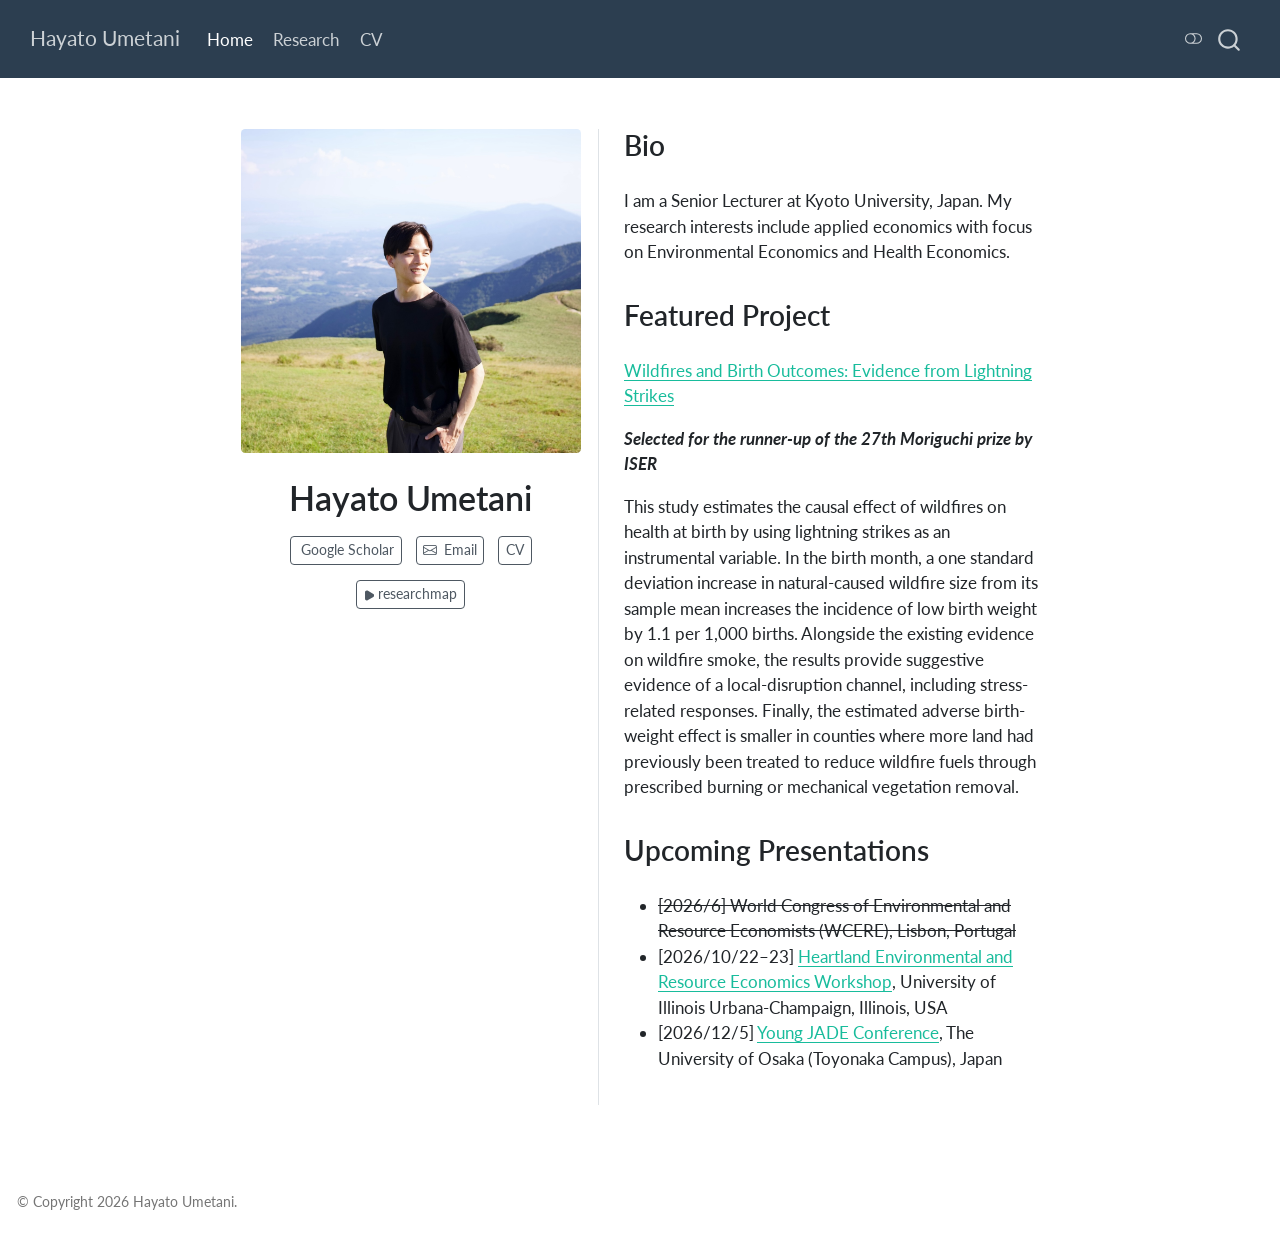
<file: docs/index.html>
<!DOCTYPE html>
<html xmlns="http://www.w3.org/1999/xhtml" lang="en" xml:lang="en"><head>

<meta charset="utf-8">
<meta name="generator" content="quarto-1.8.27">

<meta name="viewport" content="width=device-width, initial-scale=1.0, user-scalable=yes">


<title>Hayato Umetani</title>
<style>
code{white-space: pre-wrap;}
span.smallcaps{font-variant: small-caps;}
div.columns{display: flex; gap: min(4vw, 1.5em);}
div.column{flex: auto; overflow-x: auto;}
div.hanging-indent{margin-left: 1.5em; text-indent: -1.5em;}
ul.task-list{list-style: none;}
ul.task-list li input[type="checkbox"] {
  width: 0.8em;
  margin: 0 0.8em 0.2em -1em; /* quarto-specific, see https://github.com/quarto-dev/quarto-cli/issues/4556 */ 
  vertical-align: middle;
}
</style>


<script src="site_libs/quarto-nav/quarto-nav.js"></script>
<script src="site_libs/quarto-nav/headroom.min.js"></script>
<script src="site_libs/clipboard/clipboard.min.js"></script>
<script src="site_libs/quarto-search/autocomplete.umd.js"></script>
<script src="site_libs/quarto-search/fuse.min.js"></script>
<script src="site_libs/quarto-search/quarto-search.js"></script>
<meta name="quarto:offset" content="./">
<script src="site_libs/quarto-html/quarto.js" type="module"></script>
<script src="site_libs/quarto-html/tabsets/tabsets.js" type="module"></script>
<script src="site_libs/quarto-html/axe/axe-check.js" type="module"></script>
<script src="site_libs/quarto-html/popper.min.js"></script>
<script src="site_libs/quarto-html/tippy.umd.min.js"></script>
<link href="site_libs/quarto-html/tippy.css" rel="stylesheet">
<link href="site_libs/quarto-html/quarto-syntax-highlighting-ed96de9b727972fe78a7b5d16c58bf87.css" rel="stylesheet" class="quarto-color-scheme" id="quarto-text-highlighting-styles">
<link href="site_libs/quarto-html/quarto-syntax-highlighting-dark-4d9afe2b8d18ee9fa5d0d57b5ed4214d.css" rel="stylesheet" class="quarto-color-scheme quarto-color-alternate" id="quarto-text-highlighting-styles">
<link href="site_libs/quarto-html/quarto-syntax-highlighting-ed96de9b727972fe78a7b5d16c58bf87.css" rel="stylesheet" class="quarto-color-scheme-extra" id="quarto-text-highlighting-styles">
<script src="site_libs/bootstrap/bootstrap.min.js"></script>
<link href="site_libs/bootstrap/bootstrap-icons.css" rel="stylesheet">
<link href="site_libs/bootstrap/bootstrap-f93c2b1f3f0577f377aefa4848a86a36.min.css" rel="stylesheet" append-hash="true" class="quarto-color-scheme" id="quarto-bootstrap" data-mode="light">
<link href="site_libs/bootstrap/bootstrap-dark-0d4a9d19931feb4fee1ddab4b2489000.min.css" rel="stylesheet" append-hash="true" class="quarto-color-scheme quarto-color-alternate" id="quarto-bootstrap" data-mode="dark">
<link href="site_libs/bootstrap/bootstrap-f93c2b1f3f0577f377aefa4848a86a36.min.css" rel="stylesheet" append-hash="true" class="quarto-color-scheme-extra" id="quarto-bootstrap" data-mode="light">
<script src="site_libs/quarto-contrib/iconify-2.1.0/iconify-icon.min.js"></script>
<script id="quarto-search-options" type="application/json">{
  "location": "navbar",
  "copy-button": false,
  "collapse-after": 3,
  "panel-placement": "end",
  "type": "overlay",
  "limit": 50,
  "keyboard-shortcut": [
    "f",
    "/",
    "s"
  ],
  "show-item-context": false,
  "language": {
    "search-no-results-text": "No results",
    "search-matching-documents-text": "matching documents",
    "search-copy-link-title": "Copy link to search",
    "search-hide-matches-text": "Hide additional matches",
    "search-more-match-text": "more match in this document",
    "search-more-matches-text": "more matches in this document",
    "search-clear-button-title": "Clear",
    "search-text-placeholder": "",
    "search-detached-cancel-button-title": "Cancel",
    "search-submit-button-title": "Submit",
    "search-label": "Search"
  }
}</script>


<link rel="stylesheet" href="styles.css">
</head>

<body class="nav-fixed fullcontent quarto-light"><script id="quarto-html-before-body" type="application/javascript">
    const toggleBodyColorMode = (bsSheetEl) => {
      const mode = bsSheetEl.getAttribute("data-mode");
      const bodyEl = window.document.querySelector("body");
      if (mode === "dark") {
        bodyEl.classList.add("quarto-dark");
        bodyEl.classList.remove("quarto-light");
      } else {
        bodyEl.classList.add("quarto-light");
        bodyEl.classList.remove("quarto-dark");
      }
    }
    const toggleBodyColorPrimary = () => {
      const bsSheetEl = window.document.querySelector("link#quarto-bootstrap:not([rel=disabled-stylesheet])");
      if (bsSheetEl) {
        toggleBodyColorMode(bsSheetEl);
      }
    }
    const setColorSchemeToggle = (alternate) => {
      const toggles = window.document.querySelectorAll('.quarto-color-scheme-toggle');
      for (let i=0; i < toggles.length; i++) {
        const toggle = toggles[i];
        if (toggle) {
          if (alternate) {
            toggle.classList.add("alternate");
          } else {
            toggle.classList.remove("alternate");
          }
        }
      }
    };
    const toggleColorMode = (alternate) => {
      // Switch the stylesheets
      const primaryStylesheets = window.document.querySelectorAll('link.quarto-color-scheme:not(.quarto-color-alternate)');
      const alternateStylesheets = window.document.querySelectorAll('link.quarto-color-scheme.quarto-color-alternate');
      manageTransitions('#quarto-margin-sidebar .nav-link', false);
      if (alternate) {
        // note: dark is layered on light, we don't disable primary!
        enableStylesheet(alternateStylesheets);
        for (const sheetNode of alternateStylesheets) {
          if (sheetNode.id === "quarto-bootstrap") {
            toggleBodyColorMode(sheetNode);
          }
        }
      } else {
        disableStylesheet(alternateStylesheets);
        enableStylesheet(primaryStylesheets)
        toggleBodyColorPrimary();
      }
      manageTransitions('#quarto-margin-sidebar .nav-link', true);
      // Switch the toggles
      setColorSchemeToggle(alternate)
      // Hack to workaround the fact that safari doesn't
      // properly recolor the scrollbar when toggling (#1455)
      if (navigator.userAgent.indexOf('Safari') > 0 && navigator.userAgent.indexOf('Chrome') == -1) {
        manageTransitions("body", false);
        window.scrollTo(0, 1);
        setTimeout(() => {
          window.scrollTo(0, 0);
          manageTransitions("body", true);
        }, 40);
      }
    }
    const disableStylesheet = (stylesheets) => {
      for (let i=0; i < stylesheets.length; i++) {
        const stylesheet = stylesheets[i];
        stylesheet.rel = 'disabled-stylesheet';
      }
    }
    const enableStylesheet = (stylesheets) => {
      for (let i=0; i < stylesheets.length; i++) {
        const stylesheet = stylesheets[i];
        if(stylesheet.rel !== 'stylesheet') { // for Chrome, which will still FOUC without this check
          stylesheet.rel = 'stylesheet';
        }
      }
    }
    const manageTransitions = (selector, allowTransitions) => {
      const els = window.document.querySelectorAll(selector);
      for (let i=0; i < els.length; i++) {
        const el = els[i];
        if (allowTransitions) {
          el.classList.remove('notransition');
        } else {
          el.classList.add('notransition');
        }
      }
    }
    const isFileUrl = () => {
      return window.location.protocol === 'file:';
    }
    const hasAlternateSentinel = () => {
      let styleSentinel = getColorSchemeSentinel();
      if (styleSentinel !== null) {
        return styleSentinel === "alternate";
      } else {
        return false;
      }
    }
    const setStyleSentinel = (alternate) => {
      const value = alternate ? "alternate" : "default";
      if (!isFileUrl()) {
        window.localStorage.setItem("quarto-color-scheme", value);
      } else {
        localAlternateSentinel = value;
      }
    }
    const getColorSchemeSentinel = () => {
      if (!isFileUrl()) {
        const storageValue = window.localStorage.getItem("quarto-color-scheme");
        return storageValue != null ? storageValue : localAlternateSentinel;
      } else {
        return localAlternateSentinel;
      }
    }
    const toggleGiscusIfUsed = (isAlternate, darkModeDefault) => {
      const baseTheme = document.querySelector('#giscus-base-theme')?.value ?? 'light';
      const alternateTheme = document.querySelector('#giscus-alt-theme')?.value ?? 'dark';
      let newTheme = '';
      if(authorPrefersDark) {
        newTheme = isAlternate ? baseTheme : alternateTheme;
      } else {
        newTheme = isAlternate ? alternateTheme : baseTheme;
      }
      const changeGiscusTheme = () => {
        // From: https://github.com/giscus/giscus/issues/336
        const sendMessage = (message) => {
          const iframe = document.querySelector('iframe.giscus-frame');
          if (!iframe) return;
          iframe.contentWindow.postMessage({ giscus: message }, 'https://giscus.app');
        }
        sendMessage({
          setConfig: {
            theme: newTheme
          }
        });
      }
      const isGiscussLoaded = window.document.querySelector('iframe.giscus-frame') !== null;
      if (isGiscussLoaded) {
        changeGiscusTheme();
      }
    };
    const authorPrefersDark = false;
    const darkModeDefault = authorPrefersDark;
      document.querySelector('link#quarto-text-highlighting-styles.quarto-color-scheme-extra').rel = 'disabled-stylesheet';
      document.querySelector('link#quarto-bootstrap.quarto-color-scheme-extra').rel = 'disabled-stylesheet';
    let localAlternateSentinel = darkModeDefault ? 'alternate' : 'default';
    // Dark / light mode switch
    window.quartoToggleColorScheme = () => {
      // Read the current dark / light value
      let toAlternate = !hasAlternateSentinel();
      toggleColorMode(toAlternate);
      setStyleSentinel(toAlternate);
      toggleGiscusIfUsed(toAlternate, darkModeDefault);
      window.dispatchEvent(new Event('resize'));
    };
    // Switch to dark mode if need be
    if (hasAlternateSentinel()) {
      toggleColorMode(true);
    } else {
      toggleColorMode(false);
    }
  </script>

<div id="quarto-search-results"></div>
  <header id="quarto-header" class="headroom fixed-top">
    <nav class="navbar navbar-expand-lg " data-bs-theme="dark">
      <div class="navbar-container container-fluid">
      <div class="navbar-brand-container mx-auto">
    <a class="navbar-brand" href="./index.html">
    <span class="navbar-title">Hayato Umetani</span>
    </a>
  </div>
            <div id="quarto-search" class="" title="Search"></div>
          <button class="navbar-toggler" type="button" data-bs-toggle="collapse" data-bs-target="#navbarCollapse" aria-controls="navbarCollapse" role="menu" aria-expanded="false" aria-label="Toggle navigation" onclick="if (window.quartoToggleHeadroom) { window.quartoToggleHeadroom(); }">
  <span class="navbar-toggler-icon"></span>
</button>
          <div class="collapse navbar-collapse" id="navbarCollapse">
            <ul class="navbar-nav navbar-nav-scroll me-auto">
  <li class="nav-item">
    <a class="nav-link active" href="./index.html" aria-current="page"> 
<span class="menu-text">Home</span></a>
  </li>  
  <li class="nav-item">
    <a class="nav-link" href="./research.html"> 
<span class="menu-text">Research</span></a>
  </li>  
  <li class="nav-item">
    <a class="nav-link" href="./vitae.html"> 
<span class="menu-text">CV</span></a>
  </li>  
</ul>
          </div> <!-- /navcollapse -->
            <div class="quarto-navbar-tools">
  <a href="" class="quarto-color-scheme-toggle quarto-navigation-tool  px-1" onclick="window.quartoToggleColorScheme(); return false;" title="Toggle dark mode"><i class="bi"></i></a>
</div>
      </div> <!-- /container-fluid -->
    </nav>
</header>
<!-- content -->
<div id="quarto-content" class="quarto-container page-columns page-rows-contents page-layout-article page-navbar">
<!-- sidebar -->
<!-- margin-sidebar -->
    
<!-- main -->
<div class="quarto-about-trestles">
  <div class="about-entity">
    <img src="photo.jpeg" class="about-image
  rounded " style="width: 20em;">
<header id="title-block-header" class="quarto-title-block default">
<div class="quarto-title">
<h1 class="title">Hayato Umetani</h1>
</div>
<div class="quarto-title-meta">
  </div>
</header>
    <div class="about-links">
  <a href="https://scholar.google.com/citations?user=fyGSoRIAAAAJ&amp;hl=ja" class="about-link" rel="" target="">
     <span class="about-link-text"><iconify-icon role="img" inline="" icon="academicons:google-scholar" aria-label="Icon google-scholar from academicons Iconify.design set." title="Icon google-scholar from academicons Iconify.design set."></iconify-icon> Google Scholar</span>
  </a>
  <a href="mailto:umetani.hayato.7i@kyoto-u.ac.jp" class="about-link" rel="" target="">
    <i class="bi bi-envelope"></i>
     <span class="about-link-text">Email</span>
  </a>
  <a href="https://ume-hayato.github.io/cv/cv.pdf" class="about-link" rel="" target="">
     <span class="about-link-text">CV</span>
  </a>
  <a href="https://researchmap.jp/hayatoumetani" class="about-link" rel="" target="">
     <span class="about-link-text"><svg xmlns="http://www.w3.org/2000/svg" width="0.8em" height="0.8em" viewbox="0 0 16 16"><path fill="currentColor" d="M13.756 10.164c1.665-.962 1.665-3.366 0-4.328L5.251.919C3.584-.045 1.5 1.158 1.5 3.083v9.834c0 1.925 2.084 3.128 3.751 2.164z"></path></svg> researchmap</span>
  </a>
</div>
  </div>
  <div class="about-contents"><main class="content" id="quarto-document-content">

<section id="bio" class="level2">
<h2 data-anchor-id="bio">Bio</h2>
<p>I am a Senior Lecturer at Kyoto University, Japan. My research interests include applied economics with focus on Environmental Economics and Health Economics.</p>
</section>
<section id="featured-project" class="level2">
<h2 data-anchor-id="featured-project">Featured Project</h2>
<p><a href="https://ume-hayato.github.io/cv/wp/draft_wildfires.pdf">Wildfires and Birth Outcomes: Evidence from Lightning Strikes</a></p>
<p><strong><em>Selected for the runner-up of the 27th Moriguchi prize by ISER</em></strong></p>
<p>This study estimates the causal effect of wildfires on health at birth by using lightning strikes as an instrumental variable. In the birth month, a one standard deviation increase in natural-caused wildfire size from its sample mean increases the incidence of low birth weight by 1.1 per 1,000 births. Alongside the existing evidence on wildfire smoke, the results provide suggestive evidence of a local-disruption channel, including stress-related responses. Finally, the estimated adverse birth-weight effect is smaller in counties where more land had previously been treated to reduce wildfire fuels through prescribed burning or mechanical vegetation removal.</p>
</section>
<section id="upcoming-presentations" class="level2">
<h2 data-anchor-id="upcoming-presentations">Upcoming Presentations</h2>
<ul>
<li><del>[2026/6] World Congress of Environmental and Resource Economists (WCERE), Lisbon, Portugal</del></li>
<li>[2026/10/22–23] <a href="https://publish.illinois.edu/heartland/agenda-2026/">Heartland Environmental and Resource Economics Workshop</a>, University of Illinois Urbana-Champaign, Illinois, USA</li>
<li>[2026/12/5] <a href="https://sites.google.com/view/young-jade/call4papers">Young JADE Conference</a>, The University of Osaka (Toyonaka Campus), Japan</li>
</ul>


</section>
</main></div>
</div>
 <!-- /main -->
<script id="quarto-html-after-body" type="application/javascript">
  window.document.addEventListener("DOMContentLoaded", function (event) {
    // Ensure there is a toggle, if there isn't float one in the top right
    if (window.document.querySelector('.quarto-color-scheme-toggle') === null) {
      const a = window.document.createElement('a');
      a.classList.add('top-right');
      a.classList.add('quarto-color-scheme-toggle');
      a.href = "";
      a.onclick = function() { try { window.quartoToggleColorScheme(); } catch {} return false; };
      const i = window.document.createElement("i");
      i.classList.add('bi');
      a.appendChild(i);
      window.document.body.appendChild(a);
    }
    setColorSchemeToggle(hasAlternateSentinel())
    const isCodeAnnotation = (el) => {
      for (const clz of el.classList) {
        if (clz.startsWith('code-annotation-')) {                     
          return true;
        }
      }
      return false;
    }
    const onCopySuccess = function(e) {
      // button target
      const button = e.trigger;
      // don't keep focus
      button.blur();
      // flash "checked"
      button.classList.add('code-copy-button-checked');
      var currentTitle = button.getAttribute("title");
      button.setAttribute("title", "Copied!");
      let tooltip;
      if (window.bootstrap) {
        button.setAttribute("data-bs-toggle", "tooltip");
        button.setAttribute("data-bs-placement", "left");
        button.setAttribute("data-bs-title", "Copied!");
        tooltip = new bootstrap.Tooltip(button, 
          { trigger: "manual", 
            customClass: "code-copy-button-tooltip",
            offset: [0, -8]});
        tooltip.show();    
      }
      setTimeout(function() {
        if (tooltip) {
          tooltip.hide();
          button.removeAttribute("data-bs-title");
          button.removeAttribute("data-bs-toggle");
          button.removeAttribute("data-bs-placement");
        }
        button.setAttribute("title", currentTitle);
        button.classList.remove('code-copy-button-checked');
      }, 1000);
      // clear code selection
      e.clearSelection();
    }
    const getTextToCopy = function(trigger) {
      const outerScaffold = trigger.parentElement.cloneNode(true);
      const codeEl = outerScaffold.querySelector('code');
      for (const childEl of codeEl.children) {
        if (isCodeAnnotation(childEl)) {
          childEl.remove();
        }
      }
      return codeEl.innerText;
    }
    const clipboard = new window.ClipboardJS('.code-copy-button:not([data-in-quarto-modal])', {
      text: getTextToCopy
    });
    clipboard.on('success', onCopySuccess);
    if (window.document.getElementById('quarto-embedded-source-code-modal')) {
      const clipboardModal = new window.ClipboardJS('.code-copy-button[data-in-quarto-modal]', {
        text: getTextToCopy,
        container: window.document.getElementById('quarto-embedded-source-code-modal')
      });
      clipboardModal.on('success', onCopySuccess);
    }
      var localhostRegex = new RegExp(/^(?:http|https):\/\/localhost\:?[0-9]*\//);
      var mailtoRegex = new RegExp(/^mailto:/);
        var filterRegex = new RegExp('/' + window.location.host + '/');
      var isInternal = (href) => {
          return filterRegex.test(href) || localhostRegex.test(href) || mailtoRegex.test(href);
      }
      // Inspect non-navigation links and adorn them if external
     var links = window.document.querySelectorAll('a[href]:not(.nav-link):not(.navbar-brand):not(.toc-action):not(.sidebar-link):not(.sidebar-item-toggle):not(.pagination-link):not(.no-external):not([aria-hidden]):not(.dropdown-item):not(.quarto-navigation-tool):not(.about-link)');
      for (var i=0; i<links.length; i++) {
        const link = links[i];
        if (!isInternal(link.href)) {
          // undo the damage that might have been done by quarto-nav.js in the case of
          // links that we want to consider external
          if (link.dataset.originalHref !== undefined) {
            link.href = link.dataset.originalHref;
          }
        }
      }
    function tippyHover(el, contentFn, onTriggerFn, onUntriggerFn) {
      const config = {
        allowHTML: true,
        maxWidth: 500,
        delay: 100,
        arrow: false,
        appendTo: function(el) {
            return el.parentElement;
        },
        interactive: true,
        interactiveBorder: 10,
        theme: 'quarto',
        placement: 'bottom-start',
      };
      if (contentFn) {
        config.content = contentFn;
      }
      if (onTriggerFn) {
        config.onTrigger = onTriggerFn;
      }
      if (onUntriggerFn) {
        config.onUntrigger = onUntriggerFn;
      }
      window.tippy(el, config); 
    }
    const noterefs = window.document.querySelectorAll('a[role="doc-noteref"]');
    for (var i=0; i<noterefs.length; i++) {
      const ref = noterefs[i];
      tippyHover(ref, function() {
        // use id or data attribute instead here
        let href = ref.getAttribute('data-footnote-href') || ref.getAttribute('href');
        try { href = new URL(href).hash; } catch {}
        const id = href.replace(/^#\/?/, "");
        const note = window.document.getElementById(id);
        if (note) {
          return note.innerHTML;
        } else {
          return "";
        }
      });
    }
    const xrefs = window.document.querySelectorAll('a.quarto-xref');
    const processXRef = (id, note) => {
      // Strip column container classes
      const stripColumnClz = (el) => {
        el.classList.remove("page-full", "page-columns");
        if (el.children) {
          for (const child of el.children) {
            stripColumnClz(child);
          }
        }
      }
      stripColumnClz(note)
      if (id === null || id.startsWith('sec-')) {
        // Special case sections, only their first couple elements
        const container = document.createElement("div");
        if (note.children && note.children.length > 2) {
          container.appendChild(note.children[0].cloneNode(true));
          for (let i = 1; i < note.children.length; i++) {
            const child = note.children[i];
            if (child.tagName === "P" && child.innerText === "") {
              continue;
            } else {
              container.appendChild(child.cloneNode(true));
              break;
            }
          }
          if (window.Quarto?.typesetMath) {
            window.Quarto.typesetMath(container);
          }
          return container.innerHTML
        } else {
          if (window.Quarto?.typesetMath) {
            window.Quarto.typesetMath(note);
          }
          return note.innerHTML;
        }
      } else {
        // Remove any anchor links if they are present
        const anchorLink = note.querySelector('a.anchorjs-link');
        if (anchorLink) {
          anchorLink.remove();
        }
        if (window.Quarto?.typesetMath) {
          window.Quarto.typesetMath(note);
        }
        if (note.classList.contains("callout")) {
          return note.outerHTML;
        } else {
          return note.innerHTML;
        }
      }
    }
    for (var i=0; i<xrefs.length; i++) {
      const xref = xrefs[i];
      tippyHover(xref, undefined, function(instance) {
        instance.disable();
        let url = xref.getAttribute('href');
        let hash = undefined; 
        if (url.startsWith('#')) {
          hash = url;
        } else {
          try { hash = new URL(url).hash; } catch {}
        }
        if (hash) {
          const id = hash.replace(/^#\/?/, "");
          const note = window.document.getElementById(id);
          if (note !== null) {
            try {
              const html = processXRef(id, note.cloneNode(true));
              instance.setContent(html);
            } finally {
              instance.enable();
              instance.show();
            }
          } else {
            // See if we can fetch this
            fetch(url.split('#')[0])
            .then(res => res.text())
            .then(html => {
              const parser = new DOMParser();
              const htmlDoc = parser.parseFromString(html, "text/html");
              const note = htmlDoc.getElementById(id);
              if (note !== null) {
                const html = processXRef(id, note);
                instance.setContent(html);
              } 
            }).finally(() => {
              instance.enable();
              instance.show();
            });
          }
        } else {
          // See if we can fetch a full url (with no hash to target)
          // This is a special case and we should probably do some content thinning / targeting
          fetch(url)
          .then(res => res.text())
          .then(html => {
            const parser = new DOMParser();
            const htmlDoc = parser.parseFromString(html, "text/html");
            const note = htmlDoc.querySelector('main.content');
            if (note !== null) {
              // This should only happen for chapter cross references
              // (since there is no id in the URL)
              // remove the first header
              if (note.children.length > 0 && note.children[0].tagName === "HEADER") {
                note.children[0].remove();
              }
              const html = processXRef(null, note);
              instance.setContent(html);
            } 
          }).finally(() => {
            instance.enable();
            instance.show();
          });
        }
      }, function(instance) {
      });
    }
        let selectedAnnoteEl;
        const selectorForAnnotation = ( cell, annotation) => {
          let cellAttr = 'data-code-cell="' + cell + '"';
          let lineAttr = 'data-code-annotation="' +  annotation + '"';
          const selector = 'span[' + cellAttr + '][' + lineAttr + ']';
          return selector;
        }
        const selectCodeLines = (annoteEl) => {
          const doc = window.document;
          const targetCell = annoteEl.getAttribute("data-target-cell");
          const targetAnnotation = annoteEl.getAttribute("data-target-annotation");
          const annoteSpan = window.document.querySelector(selectorForAnnotation(targetCell, targetAnnotation));
          const lines = annoteSpan.getAttribute("data-code-lines").split(",");
          const lineIds = lines.map((line) => {
            return targetCell + "-" + line;
          })
          let top = null;
          let height = null;
          let parent = null;
          if (lineIds.length > 0) {
              //compute the position of the single el (top and bottom and make a div)
              const el = window.document.getElementById(lineIds[0]);
              top = el.offsetTop;
              height = el.offsetHeight;
              parent = el.parentElement.parentElement;
            if (lineIds.length > 1) {
              const lastEl = window.document.getElementById(lineIds[lineIds.length - 1]);
              const bottom = lastEl.offsetTop + lastEl.offsetHeight;
              height = bottom - top;
            }
            if (top !== null && height !== null && parent !== null) {
              // cook up a div (if necessary) and position it 
              let div = window.document.getElementById("code-annotation-line-highlight");
              if (div === null) {
                div = window.document.createElement("div");
                div.setAttribute("id", "code-annotation-line-highlight");
                div.style.position = 'absolute';
                parent.appendChild(div);
              }
              div.style.top = top - 2 + "px";
              div.style.height = height + 4 + "px";
              div.style.left = 0;
              let gutterDiv = window.document.getElementById("code-annotation-line-highlight-gutter");
              if (gutterDiv === null) {
                gutterDiv = window.document.createElement("div");
                gutterDiv.setAttribute("id", "code-annotation-line-highlight-gutter");
                gutterDiv.style.position = 'absolute';
                const codeCell = window.document.getElementById(targetCell);
                const gutter = codeCell.querySelector('.code-annotation-gutter');
                gutter.appendChild(gutterDiv);
              }
              gutterDiv.style.top = top - 2 + "px";
              gutterDiv.style.height = height + 4 + "px";
            }
            selectedAnnoteEl = annoteEl;
          }
        };
        const unselectCodeLines = () => {
          const elementsIds = ["code-annotation-line-highlight", "code-annotation-line-highlight-gutter"];
          elementsIds.forEach((elId) => {
            const div = window.document.getElementById(elId);
            if (div) {
              div.remove();
            }
          });
          selectedAnnoteEl = undefined;
        };
          // Handle positioning of the toggle
      window.addEventListener(
        "resize",
        throttle(() => {
          elRect = undefined;
          if (selectedAnnoteEl) {
            selectCodeLines(selectedAnnoteEl);
          }
        }, 10)
      );
      function throttle(fn, ms) {
      let throttle = false;
      let timer;
        return (...args) => {
          if(!throttle) { // first call gets through
              fn.apply(this, args);
              throttle = true;
          } else { // all the others get throttled
              if(timer) clearTimeout(timer); // cancel #2
              timer = setTimeout(() => {
                fn.apply(this, args);
                timer = throttle = false;
              }, ms);
          }
        };
      }
        // Attach click handler to the DT
        const annoteDls = window.document.querySelectorAll('dt[data-target-cell]');
        for (const annoteDlNode of annoteDls) {
          annoteDlNode.addEventListener('click', (event) => {
            const clickedEl = event.target;
            if (clickedEl !== selectedAnnoteEl) {
              unselectCodeLines();
              const activeEl = window.document.querySelector('dt[data-target-cell].code-annotation-active');
              if (activeEl) {
                activeEl.classList.remove('code-annotation-active');
              }
              selectCodeLines(clickedEl);
              clickedEl.classList.add('code-annotation-active');
            } else {
              // Unselect the line
              unselectCodeLines();
              clickedEl.classList.remove('code-annotation-active');
            }
          });
        }
    const findCites = (el) => {
      const parentEl = el.parentElement;
      if (parentEl) {
        const cites = parentEl.dataset.cites;
        if (cites) {
          return {
            el,
            cites: cites.split(' ')
          };
        } else {
          return findCites(el.parentElement)
        }
      } else {
        return undefined;
      }
    };
    var bibliorefs = window.document.querySelectorAll('a[role="doc-biblioref"]');
    for (var i=0; i<bibliorefs.length; i++) {
      const ref = bibliorefs[i];
      const citeInfo = findCites(ref);
      if (citeInfo) {
        tippyHover(citeInfo.el, function() {
          var popup = window.document.createElement('div');
          citeInfo.cites.forEach(function(cite) {
            var citeDiv = window.document.createElement('div');
            citeDiv.classList.add('hanging-indent');
            citeDiv.classList.add('csl-entry');
            var biblioDiv = window.document.getElementById('ref-' + cite);
            if (biblioDiv) {
              citeDiv.innerHTML = biblioDiv.innerHTML;
            }
            popup.appendChild(citeDiv);
          });
          return popup.innerHTML;
        });
      }
    }
  });
  </script>
</div> <!-- /content -->
<footer class="footer">
  <div class="nav-footer">
    <div class="nav-footer-left">
<p>© Copyright 2026 Hayato Umetani.</p>
</div>   
    <div class="nav-footer-center">
      &nbsp;
    </div>
    <div class="nav-footer-right">
      &nbsp;
    </div>
  </div>
</footer>




</body></html>
</file>
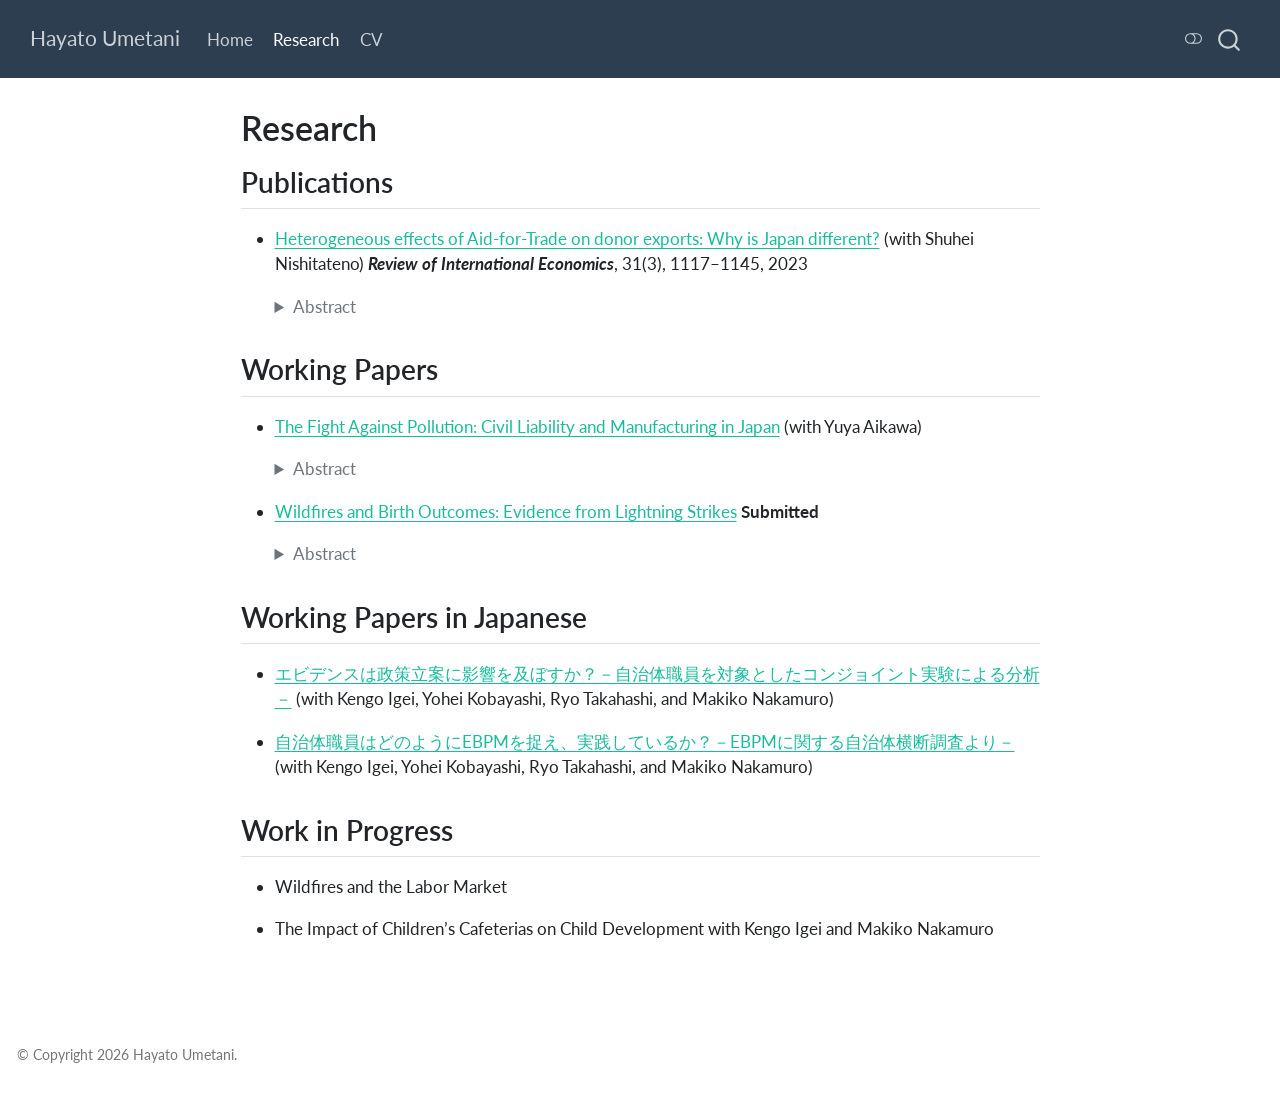
<file: docs/research.html>
<!DOCTYPE html>
<html xmlns="http://www.w3.org/1999/xhtml" lang="en" xml:lang="en"><head>

<meta charset="utf-8">
<meta name="generator" content="quarto-1.8.27">

<meta name="viewport" content="width=device-width, initial-scale=1.0, user-scalable=yes">


<title>Research – Hayato Umetani</title>
<style>
code{white-space: pre-wrap;}
span.smallcaps{font-variant: small-caps;}
div.columns{display: flex; gap: min(4vw, 1.5em);}
div.column{flex: auto; overflow-x: auto;}
div.hanging-indent{margin-left: 1.5em; text-indent: -1.5em;}
ul.task-list{list-style: none;}
ul.task-list li input[type="checkbox"] {
  width: 0.8em;
  margin: 0 0.8em 0.2em -1em; /* quarto-specific, see https://github.com/quarto-dev/quarto-cli/issues/4556 */ 
  vertical-align: middle;
}
</style>


<script src="site_libs/quarto-nav/quarto-nav.js"></script>
<script src="site_libs/quarto-nav/headroom.min.js"></script>
<script src="site_libs/clipboard/clipboard.min.js"></script>
<script src="site_libs/quarto-search/autocomplete.umd.js"></script>
<script src="site_libs/quarto-search/fuse.min.js"></script>
<script src="site_libs/quarto-search/quarto-search.js"></script>
<meta name="quarto:offset" content="./">
<script src="site_libs/quarto-html/quarto.js" type="module"></script>
<script src="site_libs/quarto-html/tabsets/tabsets.js" type="module"></script>
<script src="site_libs/quarto-html/axe/axe-check.js" type="module"></script>
<script src="site_libs/quarto-html/popper.min.js"></script>
<script src="site_libs/quarto-html/tippy.umd.min.js"></script>
<script src="site_libs/quarto-html/anchor.min.js"></script>
<link href="site_libs/quarto-html/tippy.css" rel="stylesheet">
<link href="site_libs/quarto-html/quarto-syntax-highlighting-ed96de9b727972fe78a7b5d16c58bf87.css" rel="stylesheet" class="quarto-color-scheme" id="quarto-text-highlighting-styles">
<link href="site_libs/quarto-html/quarto-syntax-highlighting-dark-4d9afe2b8d18ee9fa5d0d57b5ed4214d.css" rel="stylesheet" class="quarto-color-scheme quarto-color-alternate" id="quarto-text-highlighting-styles">
<link href="site_libs/quarto-html/quarto-syntax-highlighting-ed96de9b727972fe78a7b5d16c58bf87.css" rel="stylesheet" class="quarto-color-scheme-extra" id="quarto-text-highlighting-styles">
<script src="site_libs/bootstrap/bootstrap.min.js"></script>
<link href="site_libs/bootstrap/bootstrap-icons.css" rel="stylesheet">
<link href="site_libs/bootstrap/bootstrap-f93c2b1f3f0577f377aefa4848a86a36.min.css" rel="stylesheet" append-hash="true" class="quarto-color-scheme" id="quarto-bootstrap" data-mode="light">
<link href="site_libs/bootstrap/bootstrap-dark-0d4a9d19931feb4fee1ddab4b2489000.min.css" rel="stylesheet" append-hash="true" class="quarto-color-scheme quarto-color-alternate" id="quarto-bootstrap" data-mode="dark">
<link href="site_libs/bootstrap/bootstrap-f93c2b1f3f0577f377aefa4848a86a36.min.css" rel="stylesheet" append-hash="true" class="quarto-color-scheme-extra" id="quarto-bootstrap" data-mode="light">
<script id="quarto-search-options" type="application/json">{
  "location": "navbar",
  "copy-button": false,
  "collapse-after": 3,
  "panel-placement": "end",
  "type": "overlay",
  "limit": 50,
  "keyboard-shortcut": [
    "f",
    "/",
    "s"
  ],
  "show-item-context": false,
  "language": {
    "search-no-results-text": "No results",
    "search-matching-documents-text": "matching documents",
    "search-copy-link-title": "Copy link to search",
    "search-hide-matches-text": "Hide additional matches",
    "search-more-match-text": "more match in this document",
    "search-more-matches-text": "more matches in this document",
    "search-clear-button-title": "Clear",
    "search-text-placeholder": "",
    "search-detached-cancel-button-title": "Cancel",
    "search-submit-button-title": "Submit",
    "search-label": "Search"
  }
}</script>


<link rel="stylesheet" href="styles.css">
</head>

<body class="nav-fixed fullcontent quarto-light"><script id="quarto-html-before-body" type="application/javascript">
    const toggleBodyColorMode = (bsSheetEl) => {
      const mode = bsSheetEl.getAttribute("data-mode");
      const bodyEl = window.document.querySelector("body");
      if (mode === "dark") {
        bodyEl.classList.add("quarto-dark");
        bodyEl.classList.remove("quarto-light");
      } else {
        bodyEl.classList.add("quarto-light");
        bodyEl.classList.remove("quarto-dark");
      }
    }
    const toggleBodyColorPrimary = () => {
      const bsSheetEl = window.document.querySelector("link#quarto-bootstrap:not([rel=disabled-stylesheet])");
      if (bsSheetEl) {
        toggleBodyColorMode(bsSheetEl);
      }
    }
    const setColorSchemeToggle = (alternate) => {
      const toggles = window.document.querySelectorAll('.quarto-color-scheme-toggle');
      for (let i=0; i < toggles.length; i++) {
        const toggle = toggles[i];
        if (toggle) {
          if (alternate) {
            toggle.classList.add("alternate");
          } else {
            toggle.classList.remove("alternate");
          }
        }
      }
    };
    const toggleColorMode = (alternate) => {
      // Switch the stylesheets
      const primaryStylesheets = window.document.querySelectorAll('link.quarto-color-scheme:not(.quarto-color-alternate)');
      const alternateStylesheets = window.document.querySelectorAll('link.quarto-color-scheme.quarto-color-alternate');
      manageTransitions('#quarto-margin-sidebar .nav-link', false);
      if (alternate) {
        // note: dark is layered on light, we don't disable primary!
        enableStylesheet(alternateStylesheets);
        for (const sheetNode of alternateStylesheets) {
          if (sheetNode.id === "quarto-bootstrap") {
            toggleBodyColorMode(sheetNode);
          }
        }
      } else {
        disableStylesheet(alternateStylesheets);
        enableStylesheet(primaryStylesheets)
        toggleBodyColorPrimary();
      }
      manageTransitions('#quarto-margin-sidebar .nav-link', true);
      // Switch the toggles
      setColorSchemeToggle(alternate)
      // Hack to workaround the fact that safari doesn't
      // properly recolor the scrollbar when toggling (#1455)
      if (navigator.userAgent.indexOf('Safari') > 0 && navigator.userAgent.indexOf('Chrome') == -1) {
        manageTransitions("body", false);
        window.scrollTo(0, 1);
        setTimeout(() => {
          window.scrollTo(0, 0);
          manageTransitions("body", true);
        }, 40);
      }
    }
    const disableStylesheet = (stylesheets) => {
      for (let i=0; i < stylesheets.length; i++) {
        const stylesheet = stylesheets[i];
        stylesheet.rel = 'disabled-stylesheet';
      }
    }
    const enableStylesheet = (stylesheets) => {
      for (let i=0; i < stylesheets.length; i++) {
        const stylesheet = stylesheets[i];
        if(stylesheet.rel !== 'stylesheet') { // for Chrome, which will still FOUC without this check
          stylesheet.rel = 'stylesheet';
        }
      }
    }
    const manageTransitions = (selector, allowTransitions) => {
      const els = window.document.querySelectorAll(selector);
      for (let i=0; i < els.length; i++) {
        const el = els[i];
        if (allowTransitions) {
          el.classList.remove('notransition');
        } else {
          el.classList.add('notransition');
        }
      }
    }
    const isFileUrl = () => {
      return window.location.protocol === 'file:';
    }
    const hasAlternateSentinel = () => {
      let styleSentinel = getColorSchemeSentinel();
      if (styleSentinel !== null) {
        return styleSentinel === "alternate";
      } else {
        return false;
      }
    }
    const setStyleSentinel = (alternate) => {
      const value = alternate ? "alternate" : "default";
      if (!isFileUrl()) {
        window.localStorage.setItem("quarto-color-scheme", value);
      } else {
        localAlternateSentinel = value;
      }
    }
    const getColorSchemeSentinel = () => {
      if (!isFileUrl()) {
        const storageValue = window.localStorage.getItem("quarto-color-scheme");
        return storageValue != null ? storageValue : localAlternateSentinel;
      } else {
        return localAlternateSentinel;
      }
    }
    const toggleGiscusIfUsed = (isAlternate, darkModeDefault) => {
      const baseTheme = document.querySelector('#giscus-base-theme')?.value ?? 'light';
      const alternateTheme = document.querySelector('#giscus-alt-theme')?.value ?? 'dark';
      let newTheme = '';
      if(authorPrefersDark) {
        newTheme = isAlternate ? baseTheme : alternateTheme;
      } else {
        newTheme = isAlternate ? alternateTheme : baseTheme;
      }
      const changeGiscusTheme = () => {
        // From: https://github.com/giscus/giscus/issues/336
        const sendMessage = (message) => {
          const iframe = document.querySelector('iframe.giscus-frame');
          if (!iframe) return;
          iframe.contentWindow.postMessage({ giscus: message }, 'https://giscus.app');
        }
        sendMessage({
          setConfig: {
            theme: newTheme
          }
        });
      }
      const isGiscussLoaded = window.document.querySelector('iframe.giscus-frame') !== null;
      if (isGiscussLoaded) {
        changeGiscusTheme();
      }
    };
    const authorPrefersDark = false;
    const darkModeDefault = authorPrefersDark;
      document.querySelector('link#quarto-text-highlighting-styles.quarto-color-scheme-extra').rel = 'disabled-stylesheet';
      document.querySelector('link#quarto-bootstrap.quarto-color-scheme-extra').rel = 'disabled-stylesheet';
    let localAlternateSentinel = darkModeDefault ? 'alternate' : 'default';
    // Dark / light mode switch
    window.quartoToggleColorScheme = () => {
      // Read the current dark / light value
      let toAlternate = !hasAlternateSentinel();
      toggleColorMode(toAlternate);
      setStyleSentinel(toAlternate);
      toggleGiscusIfUsed(toAlternate, darkModeDefault);
      window.dispatchEvent(new Event('resize'));
    };
    // Switch to dark mode if need be
    if (hasAlternateSentinel()) {
      toggleColorMode(true);
    } else {
      toggleColorMode(false);
    }
  </script>

<div id="quarto-search-results"></div>
  <header id="quarto-header" class="headroom fixed-top">
    <nav class="navbar navbar-expand-lg " data-bs-theme="dark">
      <div class="navbar-container container-fluid">
      <div class="navbar-brand-container mx-auto">
    <a class="navbar-brand" href="./index.html">
    <span class="navbar-title">Hayato Umetani</span>
    </a>
  </div>
            <div id="quarto-search" class="" title="Search"></div>
          <button class="navbar-toggler" type="button" data-bs-toggle="collapse" data-bs-target="#navbarCollapse" aria-controls="navbarCollapse" role="menu" aria-expanded="false" aria-label="Toggle navigation" onclick="if (window.quartoToggleHeadroom) { window.quartoToggleHeadroom(); }">
  <span class="navbar-toggler-icon"></span>
</button>
          <div class="collapse navbar-collapse" id="navbarCollapse">
            <ul class="navbar-nav navbar-nav-scroll me-auto">
  <li class="nav-item">
    <a class="nav-link" href="./index.html"> 
<span class="menu-text">Home</span></a>
  </li>  
  <li class="nav-item">
    <a class="nav-link active" href="./research.html" aria-current="page"> 
<span class="menu-text">Research</span></a>
  </li>  
  <li class="nav-item">
    <a class="nav-link" href="./vitae.html"> 
<span class="menu-text">CV</span></a>
  </li>  
</ul>
          </div> <!-- /navcollapse -->
            <div class="quarto-navbar-tools">
  <a href="" class="quarto-color-scheme-toggle quarto-navigation-tool  px-1" onclick="window.quartoToggleColorScheme(); return false;" title="Toggle dark mode"><i class="bi"></i></a>
</div>
      </div> <!-- /container-fluid -->
    </nav>
</header>
<!-- content -->
<div id="quarto-content" class="quarto-container page-columns page-rows-contents page-layout-article page-navbar">
<!-- sidebar -->
<!-- margin-sidebar -->
    
<!-- main -->
<main class="content" id="quarto-document-content">


<header id="title-block-header" class="quarto-title-block default">
<div class="quarto-title">
<h1 class="title">Research</h1>
</div>



<div class="quarto-title-meta">

    
  
    
  </div>
  


</header>


<section id="publications" class="level2">
<h2 class="anchored" data-anchor-id="publications">Publications</h2>
<ul>
<li><a href="https://doi.org/10.1111/roie.12656">Heterogeneous effects of Aid-for-Trade on donor exports: Why is Japan different?</a> (with Shuhei Nishitateno) <strong><em>Review of International Economics</em></strong>, 31(3), 1117–1145, 2023</li>
</ul>
<details>
<summary class="abstract-toggle">
Abstract
</summary>
<p>This study estimates the Aid-for-Trade (AfT)-export elasticity from the donor perspective, focusing on the top-five donor countries: Japan, Germany, France, US, and UK. We find the elasticity for Japan is large, suggesting that the Japanese AfT generates a net export expansion, in contrast with the other top donors. We examine the potential mechanism behind the export creation effect of Japanese AfT using unique contract data on infrastructure-related projects worldwide. The results suggest that Japanese AfT, highly concentrated in economic infrastructure, works as an informal tying arrangement, closely linking aid to donor exports associated with capital goods for infrastructure construction.</p>
</details>
</section>
<section id="working-papers" class="level2">
<h2 class="anchored" data-anchor-id="working-papers">Working Papers</h2>
<ul>
<li><a href="https://papers.ssrn.com/sol3/papers.cfm?abstract_id=7539260">The Fight Against Pollution: Civil Liability and Manufacturing in Japan</a> (with Yuya Aikawa)</li>
</ul>
<details>
<summary class="abstract-toggle">
Abstract
</summary>
<p>Improving environmental quality while sustaining economic growth is an important challenge. Civil liability can give firms incentives to reduce pollution, but whether it improves environmental quality and health, and at what cost to manufacturing, is less well understood. This study examines these questions using evidence from Japan’s four landmark pollution lawsuits during the early 1970s. We use difference-in-differences designs to compare changes in the lawsuit prefectures with changes in other prefectures. Using fog days as a proxy for historical air pollution, we find that fog days declined in the lawsuit prefectures over the judgment year and the following ten years. Annual all-cause deaths also declined by an average of 3.9% relative to comparison municipalities over the same period. Manufacturing shows no broad contraction: employment, shipments, and gross value added average 13.5%, 9.1%, and 10.2% higher relative to the comparison group over the same period. These findings suggest that pollution litigation can contribute to environmental and health improvements while maintaining manufacturing activity by encouraging firms to undertake pollution abatement and process change.</p>
</details>
<ul>
<li><a href="https://ume-hayato.github.io/cv/wp/draft_wildfires.pdf">Wildfires and Birth Outcomes: Evidence from Lightning Strikes</a> <strong>Submitted</strong></li>
</ul>
<details>
<summary class="abstract-toggle">
Abstract
</summary>
<p>This study estimates the causal effect of wildfires on health at birth by using lightning strikes as an instrumental variable. In the birth month, a one standard deviation increase in natural-caused wildfire size from its sample mean increases the incidence of low birth weight by 1.1 per 1,000 births. Alongside the existing evidence on wildfire smoke, the results provide suggestive evidence of a local-disruption channel, including stress-related responses. Finally, the estimated adverse birth-weight effect is smaller in counties where more land had previously been treated to reduce wildfire fuels through prescribed burning or mechanical vegetation removal.</p>
</details>
</section>
<section id="working-papers-in-japanese" class="level2">
<h2 class="anchored" data-anchor-id="working-papers-in-japanese">Working Papers in Japanese</h2>
<ul>
<li><p><a href="https://www.rieti.go.jp/jp/publications/dp/26j014.pdf">エビデンスは政策立案に影響を及ぼすか？－自治体職員を対象としたコンジョイント実験による分析－</a> (with Kengo Igei, Yohei Kobayashi, Ryo Takahashi, and Makiko Nakamuro)</p></li>
<li><p><a href="https://www.rieti.go.jp/jp/publications/dp/25j033.pdf">自治体職員はどのようにEBPMを捉え、実践しているか？－EBPMに関する自治体横断調査より－</a> (with Kengo Igei, Yohei Kobayashi, Ryo Takahashi, and Makiko Nakamuro)</p></li>
</ul>
</section>
<section id="work-in-progress" class="level2">
<h2 class="anchored" data-anchor-id="work-in-progress">Work in Progress</h2>
<ul>
<li><p>Wildfires and the Labor Market</p></li>
<li><p>The Impact of Children’s Cafeterias on Child Development with Kengo Igei and Makiko Nakamuro</p></li>
</ul>


</section>

</main> <!-- /main -->
<script id="quarto-html-after-body" type="application/javascript">
  window.document.addEventListener("DOMContentLoaded", function (event) {
    // Ensure there is a toggle, if there isn't float one in the top right
    if (window.document.querySelector('.quarto-color-scheme-toggle') === null) {
      const a = window.document.createElement('a');
      a.classList.add('top-right');
      a.classList.add('quarto-color-scheme-toggle');
      a.href = "";
      a.onclick = function() { try { window.quartoToggleColorScheme(); } catch {} return false; };
      const i = window.document.createElement("i");
      i.classList.add('bi');
      a.appendChild(i);
      window.document.body.appendChild(a);
    }
    setColorSchemeToggle(hasAlternateSentinel())
    const icon = "";
    const anchorJS = new window.AnchorJS();
    anchorJS.options = {
      placement: 'right',
      icon: icon
    };
    anchorJS.add('.anchored');
    const isCodeAnnotation = (el) => {
      for (const clz of el.classList) {
        if (clz.startsWith('code-annotation-')) {                     
          return true;
        }
      }
      return false;
    }
    const onCopySuccess = function(e) {
      // button target
      const button = e.trigger;
      // don't keep focus
      button.blur();
      // flash "checked"
      button.classList.add('code-copy-button-checked');
      var currentTitle = button.getAttribute("title");
      button.setAttribute("title", "Copied!");
      let tooltip;
      if (window.bootstrap) {
        button.setAttribute("data-bs-toggle", "tooltip");
        button.setAttribute("data-bs-placement", "left");
        button.setAttribute("data-bs-title", "Copied!");
        tooltip = new bootstrap.Tooltip(button, 
          { trigger: "manual", 
            customClass: "code-copy-button-tooltip",
            offset: [0, -8]});
        tooltip.show();    
      }
      setTimeout(function() {
        if (tooltip) {
          tooltip.hide();
          button.removeAttribute("data-bs-title");
          button.removeAttribute("data-bs-toggle");
          button.removeAttribute("data-bs-placement");
        }
        button.setAttribute("title", currentTitle);
        button.classList.remove('code-copy-button-checked');
      }, 1000);
      // clear code selection
      e.clearSelection();
    }
    const getTextToCopy = function(trigger) {
      const outerScaffold = trigger.parentElement.cloneNode(true);
      const codeEl = outerScaffold.querySelector('code');
      for (const childEl of codeEl.children) {
        if (isCodeAnnotation(childEl)) {
          childEl.remove();
        }
      }
      return codeEl.innerText;
    }
    const clipboard = new window.ClipboardJS('.code-copy-button:not([data-in-quarto-modal])', {
      text: getTextToCopy
    });
    clipboard.on('success', onCopySuccess);
    if (window.document.getElementById('quarto-embedded-source-code-modal')) {
      const clipboardModal = new window.ClipboardJS('.code-copy-button[data-in-quarto-modal]', {
        text: getTextToCopy,
        container: window.document.getElementById('quarto-embedded-source-code-modal')
      });
      clipboardModal.on('success', onCopySuccess);
    }
      var localhostRegex = new RegExp(/^(?:http|https):\/\/localhost\:?[0-9]*\//);
      var mailtoRegex = new RegExp(/^mailto:/);
        var filterRegex = new RegExp('/' + window.location.host + '/');
      var isInternal = (href) => {
          return filterRegex.test(href) || localhostRegex.test(href) || mailtoRegex.test(href);
      }
      // Inspect non-navigation links and adorn them if external
     var links = window.document.querySelectorAll('a[href]:not(.nav-link):not(.navbar-brand):not(.toc-action):not(.sidebar-link):not(.sidebar-item-toggle):not(.pagination-link):not(.no-external):not([aria-hidden]):not(.dropdown-item):not(.quarto-navigation-tool):not(.about-link)');
      for (var i=0; i<links.length; i++) {
        const link = links[i];
        if (!isInternal(link.href)) {
          // undo the damage that might have been done by quarto-nav.js in the case of
          // links that we want to consider external
          if (link.dataset.originalHref !== undefined) {
            link.href = link.dataset.originalHref;
          }
        }
      }
    function tippyHover(el, contentFn, onTriggerFn, onUntriggerFn) {
      const config = {
        allowHTML: true,
        maxWidth: 500,
        delay: 100,
        arrow: false,
        appendTo: function(el) {
            return el.parentElement;
        },
        interactive: true,
        interactiveBorder: 10,
        theme: 'quarto',
        placement: 'bottom-start',
      };
      if (contentFn) {
        config.content = contentFn;
      }
      if (onTriggerFn) {
        config.onTrigger = onTriggerFn;
      }
      if (onUntriggerFn) {
        config.onUntrigger = onUntriggerFn;
      }
      window.tippy(el, config); 
    }
    const noterefs = window.document.querySelectorAll('a[role="doc-noteref"]');
    for (var i=0; i<noterefs.length; i++) {
      const ref = noterefs[i];
      tippyHover(ref, function() {
        // use id or data attribute instead here
        let href = ref.getAttribute('data-footnote-href') || ref.getAttribute('href');
        try { href = new URL(href).hash; } catch {}
        const id = href.replace(/^#\/?/, "");
        const note = window.document.getElementById(id);
        if (note) {
          return note.innerHTML;
        } else {
          return "";
        }
      });
    }
    const xrefs = window.document.querySelectorAll('a.quarto-xref');
    const processXRef = (id, note) => {
      // Strip column container classes
      const stripColumnClz = (el) => {
        el.classList.remove("page-full", "page-columns");
        if (el.children) {
          for (const child of el.children) {
            stripColumnClz(child);
          }
        }
      }
      stripColumnClz(note)
      if (id === null || id.startsWith('sec-')) {
        // Special case sections, only their first couple elements
        const container = document.createElement("div");
        if (note.children && note.children.length > 2) {
          container.appendChild(note.children[0].cloneNode(true));
          for (let i = 1; i < note.children.length; i++) {
            const child = note.children[i];
            if (child.tagName === "P" && child.innerText === "") {
              continue;
            } else {
              container.appendChild(child.cloneNode(true));
              break;
            }
          }
          if (window.Quarto?.typesetMath) {
            window.Quarto.typesetMath(container);
          }
          return container.innerHTML
        } else {
          if (window.Quarto?.typesetMath) {
            window.Quarto.typesetMath(note);
          }
          return note.innerHTML;
        }
      } else {
        // Remove any anchor links if they are present
        const anchorLink = note.querySelector('a.anchorjs-link');
        if (anchorLink) {
          anchorLink.remove();
        }
        if (window.Quarto?.typesetMath) {
          window.Quarto.typesetMath(note);
        }
        if (note.classList.contains("callout")) {
          return note.outerHTML;
        } else {
          return note.innerHTML;
        }
      }
    }
    for (var i=0; i<xrefs.length; i++) {
      const xref = xrefs[i];
      tippyHover(xref, undefined, function(instance) {
        instance.disable();
        let url = xref.getAttribute('href');
        let hash = undefined; 
        if (url.startsWith('#')) {
          hash = url;
        } else {
          try { hash = new URL(url).hash; } catch {}
        }
        if (hash) {
          const id = hash.replace(/^#\/?/, "");
          const note = window.document.getElementById(id);
          if (note !== null) {
            try {
              const html = processXRef(id, note.cloneNode(true));
              instance.setContent(html);
            } finally {
              instance.enable();
              instance.show();
            }
          } else {
            // See if we can fetch this
            fetch(url.split('#')[0])
            .then(res => res.text())
            .then(html => {
              const parser = new DOMParser();
              const htmlDoc = parser.parseFromString(html, "text/html");
              const note = htmlDoc.getElementById(id);
              if (note !== null) {
                const html = processXRef(id, note);
                instance.setContent(html);
              } 
            }).finally(() => {
              instance.enable();
              instance.show();
            });
          }
        } else {
          // See if we can fetch a full url (with no hash to target)
          // This is a special case and we should probably do some content thinning / targeting
          fetch(url)
          .then(res => res.text())
          .then(html => {
            const parser = new DOMParser();
            const htmlDoc = parser.parseFromString(html, "text/html");
            const note = htmlDoc.querySelector('main.content');
            if (note !== null) {
              // This should only happen for chapter cross references
              // (since there is no id in the URL)
              // remove the first header
              if (note.children.length > 0 && note.children[0].tagName === "HEADER") {
                note.children[0].remove();
              }
              const html = processXRef(null, note);
              instance.setContent(html);
            } 
          }).finally(() => {
            instance.enable();
            instance.show();
          });
        }
      }, function(instance) {
      });
    }
        let selectedAnnoteEl;
        const selectorForAnnotation = ( cell, annotation) => {
          let cellAttr = 'data-code-cell="' + cell + '"';
          let lineAttr = 'data-code-annotation="' +  annotation + '"';
          const selector = 'span[' + cellAttr + '][' + lineAttr + ']';
          return selector;
        }
        const selectCodeLines = (annoteEl) => {
          const doc = window.document;
          const targetCell = annoteEl.getAttribute("data-target-cell");
          const targetAnnotation = annoteEl.getAttribute("data-target-annotation");
          const annoteSpan = window.document.querySelector(selectorForAnnotation(targetCell, targetAnnotation));
          const lines = annoteSpan.getAttribute("data-code-lines").split(",");
          const lineIds = lines.map((line) => {
            return targetCell + "-" + line;
          })
          let top = null;
          let height = null;
          let parent = null;
          if (lineIds.length > 0) {
              //compute the position of the single el (top and bottom and make a div)
              const el = window.document.getElementById(lineIds[0]);
              top = el.offsetTop;
              height = el.offsetHeight;
              parent = el.parentElement.parentElement;
            if (lineIds.length > 1) {
              const lastEl = window.document.getElementById(lineIds[lineIds.length - 1]);
              const bottom = lastEl.offsetTop + lastEl.offsetHeight;
              height = bottom - top;
            }
            if (top !== null && height !== null && parent !== null) {
              // cook up a div (if necessary) and position it 
              let div = window.document.getElementById("code-annotation-line-highlight");
              if (div === null) {
                div = window.document.createElement("div");
                div.setAttribute("id", "code-annotation-line-highlight");
                div.style.position = 'absolute';
                parent.appendChild(div);
              }
              div.style.top = top - 2 + "px";
              div.style.height = height + 4 + "px";
              div.style.left = 0;
              let gutterDiv = window.document.getElementById("code-annotation-line-highlight-gutter");
              if (gutterDiv === null) {
                gutterDiv = window.document.createElement("div");
                gutterDiv.setAttribute("id", "code-annotation-line-highlight-gutter");
                gutterDiv.style.position = 'absolute';
                const codeCell = window.document.getElementById(targetCell);
                const gutter = codeCell.querySelector('.code-annotation-gutter');
                gutter.appendChild(gutterDiv);
              }
              gutterDiv.style.top = top - 2 + "px";
              gutterDiv.style.height = height + 4 + "px";
            }
            selectedAnnoteEl = annoteEl;
          }
        };
        const unselectCodeLines = () => {
          const elementsIds = ["code-annotation-line-highlight", "code-annotation-line-highlight-gutter"];
          elementsIds.forEach((elId) => {
            const div = window.document.getElementById(elId);
            if (div) {
              div.remove();
            }
          });
          selectedAnnoteEl = undefined;
        };
          // Handle positioning of the toggle
      window.addEventListener(
        "resize",
        throttle(() => {
          elRect = undefined;
          if (selectedAnnoteEl) {
            selectCodeLines(selectedAnnoteEl);
          }
        }, 10)
      );
      function throttle(fn, ms) {
      let throttle = false;
      let timer;
        return (...args) => {
          if(!throttle) { // first call gets through
              fn.apply(this, args);
              throttle = true;
          } else { // all the others get throttled
              if(timer) clearTimeout(timer); // cancel #2
              timer = setTimeout(() => {
                fn.apply(this, args);
                timer = throttle = false;
              }, ms);
          }
        };
      }
        // Attach click handler to the DT
        const annoteDls = window.document.querySelectorAll('dt[data-target-cell]');
        for (const annoteDlNode of annoteDls) {
          annoteDlNode.addEventListener('click', (event) => {
            const clickedEl = event.target;
            if (clickedEl !== selectedAnnoteEl) {
              unselectCodeLines();
              const activeEl = window.document.querySelector('dt[data-target-cell].code-annotation-active');
              if (activeEl) {
                activeEl.classList.remove('code-annotation-active');
              }
              selectCodeLines(clickedEl);
              clickedEl.classList.add('code-annotation-active');
            } else {
              // Unselect the line
              unselectCodeLines();
              clickedEl.classList.remove('code-annotation-active');
            }
          });
        }
    const findCites = (el) => {
      const parentEl = el.parentElement;
      if (parentEl) {
        const cites = parentEl.dataset.cites;
        if (cites) {
          return {
            el,
            cites: cites.split(' ')
          };
        } else {
          return findCites(el.parentElement)
        }
      } else {
        return undefined;
      }
    };
    var bibliorefs = window.document.querySelectorAll('a[role="doc-biblioref"]');
    for (var i=0; i<bibliorefs.length; i++) {
      const ref = bibliorefs[i];
      const citeInfo = findCites(ref);
      if (citeInfo) {
        tippyHover(citeInfo.el, function() {
          var popup = window.document.createElement('div');
          citeInfo.cites.forEach(function(cite) {
            var citeDiv = window.document.createElement('div');
            citeDiv.classList.add('hanging-indent');
            citeDiv.classList.add('csl-entry');
            var biblioDiv = window.document.getElementById('ref-' + cite);
            if (biblioDiv) {
              citeDiv.innerHTML = biblioDiv.innerHTML;
            }
            popup.appendChild(citeDiv);
          });
          return popup.innerHTML;
        });
      }
    }
  });
  </script>
</div> <!-- /content -->
<footer class="footer">
  <div class="nav-footer">
    <div class="nav-footer-left">
<p>© Copyright 2026 Hayato Umetani.</p>
</div>   
    <div class="nav-footer-center">
      &nbsp;
    </div>
    <div class="nav-footer-right">
      &nbsp;
    </div>
  </div>
</footer>




</body></html>
</file>
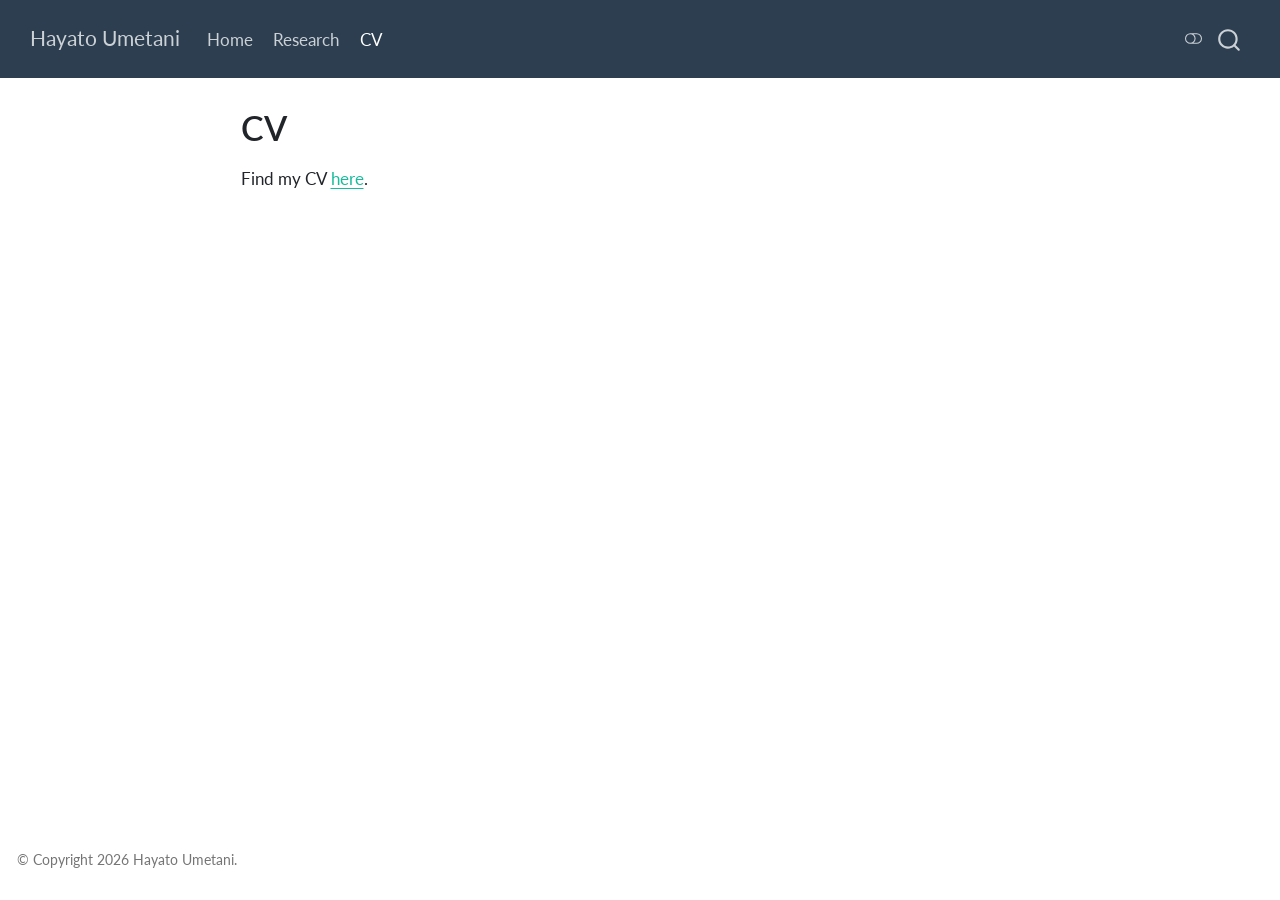
<file: docs/vitae.html>
<!DOCTYPE html>
<html xmlns="http://www.w3.org/1999/xhtml" lang="en" xml:lang="en"><head>

<meta charset="utf-8">
<meta name="generator" content="quarto-1.8.27">

<meta name="viewport" content="width=device-width, initial-scale=1.0, user-scalable=yes">


<title>CV – Hayato Umetani</title>
<style>
code{white-space: pre-wrap;}
span.smallcaps{font-variant: small-caps;}
div.columns{display: flex; gap: min(4vw, 1.5em);}
div.column{flex: auto; overflow-x: auto;}
div.hanging-indent{margin-left: 1.5em; text-indent: -1.5em;}
ul.task-list{list-style: none;}
ul.task-list li input[type="checkbox"] {
  width: 0.8em;
  margin: 0 0.8em 0.2em -1em; /* quarto-specific, see https://github.com/quarto-dev/quarto-cli/issues/4556 */ 
  vertical-align: middle;
}
</style>


<script src="site_libs/quarto-nav/quarto-nav.js"></script>
<script src="site_libs/quarto-nav/headroom.min.js"></script>
<script src="site_libs/clipboard/clipboard.min.js"></script>
<script src="site_libs/quarto-search/autocomplete.umd.js"></script>
<script src="site_libs/quarto-search/fuse.min.js"></script>
<script src="site_libs/quarto-search/quarto-search.js"></script>
<meta name="quarto:offset" content="./">
<script src="site_libs/quarto-html/quarto.js" type="module"></script>
<script src="site_libs/quarto-html/tabsets/tabsets.js" type="module"></script>
<script src="site_libs/quarto-html/axe/axe-check.js" type="module"></script>
<script src="site_libs/quarto-html/popper.min.js"></script>
<script src="site_libs/quarto-html/tippy.umd.min.js"></script>
<script src="site_libs/quarto-html/anchor.min.js"></script>
<link href="site_libs/quarto-html/tippy.css" rel="stylesheet">
<link href="site_libs/quarto-html/quarto-syntax-highlighting-ed96de9b727972fe78a7b5d16c58bf87.css" rel="stylesheet" class="quarto-color-scheme" id="quarto-text-highlighting-styles">
<link href="site_libs/quarto-html/quarto-syntax-highlighting-dark-4d9afe2b8d18ee9fa5d0d57b5ed4214d.css" rel="stylesheet" class="quarto-color-scheme quarto-color-alternate" id="quarto-text-highlighting-styles">
<link href="site_libs/quarto-html/quarto-syntax-highlighting-ed96de9b727972fe78a7b5d16c58bf87.css" rel="stylesheet" class="quarto-color-scheme-extra" id="quarto-text-highlighting-styles">
<script src="site_libs/bootstrap/bootstrap.min.js"></script>
<link href="site_libs/bootstrap/bootstrap-icons.css" rel="stylesheet">
<link href="site_libs/bootstrap/bootstrap-f93c2b1f3f0577f377aefa4848a86a36.min.css" rel="stylesheet" append-hash="true" class="quarto-color-scheme" id="quarto-bootstrap" data-mode="light">
<link href="site_libs/bootstrap/bootstrap-dark-0d4a9d19931feb4fee1ddab4b2489000.min.css" rel="stylesheet" append-hash="true" class="quarto-color-scheme quarto-color-alternate" id="quarto-bootstrap" data-mode="dark">
<link href="site_libs/bootstrap/bootstrap-f93c2b1f3f0577f377aefa4848a86a36.min.css" rel="stylesheet" append-hash="true" class="quarto-color-scheme-extra" id="quarto-bootstrap" data-mode="light">
<script id="quarto-search-options" type="application/json">{
  "location": "navbar",
  "copy-button": false,
  "collapse-after": 3,
  "panel-placement": "end",
  "type": "overlay",
  "limit": 50,
  "keyboard-shortcut": [
    "f",
    "/",
    "s"
  ],
  "show-item-context": false,
  "language": {
    "search-no-results-text": "No results",
    "search-matching-documents-text": "matching documents",
    "search-copy-link-title": "Copy link to search",
    "search-hide-matches-text": "Hide additional matches",
    "search-more-match-text": "more match in this document",
    "search-more-matches-text": "more matches in this document",
    "search-clear-button-title": "Clear",
    "search-text-placeholder": "",
    "search-detached-cancel-button-title": "Cancel",
    "search-submit-button-title": "Submit",
    "search-label": "Search"
  }
}</script>


<link rel="stylesheet" href="styles.css">
</head>

<body class="nav-fixed fullcontent quarto-light"><script id="quarto-html-before-body" type="application/javascript">
    const toggleBodyColorMode = (bsSheetEl) => {
      const mode = bsSheetEl.getAttribute("data-mode");
      const bodyEl = window.document.querySelector("body");
      if (mode === "dark") {
        bodyEl.classList.add("quarto-dark");
        bodyEl.classList.remove("quarto-light");
      } else {
        bodyEl.classList.add("quarto-light");
        bodyEl.classList.remove("quarto-dark");
      }
    }
    const toggleBodyColorPrimary = () => {
      const bsSheetEl = window.document.querySelector("link#quarto-bootstrap:not([rel=disabled-stylesheet])");
      if (bsSheetEl) {
        toggleBodyColorMode(bsSheetEl);
      }
    }
    const setColorSchemeToggle = (alternate) => {
      const toggles = window.document.querySelectorAll('.quarto-color-scheme-toggle');
      for (let i=0; i < toggles.length; i++) {
        const toggle = toggles[i];
        if (toggle) {
          if (alternate) {
            toggle.classList.add("alternate");
          } else {
            toggle.classList.remove("alternate");
          }
        }
      }
    };
    const toggleColorMode = (alternate) => {
      // Switch the stylesheets
      const primaryStylesheets = window.document.querySelectorAll('link.quarto-color-scheme:not(.quarto-color-alternate)');
      const alternateStylesheets = window.document.querySelectorAll('link.quarto-color-scheme.quarto-color-alternate');
      manageTransitions('#quarto-margin-sidebar .nav-link', false);
      if (alternate) {
        // note: dark is layered on light, we don't disable primary!
        enableStylesheet(alternateStylesheets);
        for (const sheetNode of alternateStylesheets) {
          if (sheetNode.id === "quarto-bootstrap") {
            toggleBodyColorMode(sheetNode);
          }
        }
      } else {
        disableStylesheet(alternateStylesheets);
        enableStylesheet(primaryStylesheets)
        toggleBodyColorPrimary();
      }
      manageTransitions('#quarto-margin-sidebar .nav-link', true);
      // Switch the toggles
      setColorSchemeToggle(alternate)
      // Hack to workaround the fact that safari doesn't
      // properly recolor the scrollbar when toggling (#1455)
      if (navigator.userAgent.indexOf('Safari') > 0 && navigator.userAgent.indexOf('Chrome') == -1) {
        manageTransitions("body", false);
        window.scrollTo(0, 1);
        setTimeout(() => {
          window.scrollTo(0, 0);
          manageTransitions("body", true);
        }, 40);
      }
    }
    const disableStylesheet = (stylesheets) => {
      for (let i=0; i < stylesheets.length; i++) {
        const stylesheet = stylesheets[i];
        stylesheet.rel = 'disabled-stylesheet';
      }
    }
    const enableStylesheet = (stylesheets) => {
      for (let i=0; i < stylesheets.length; i++) {
        const stylesheet = stylesheets[i];
        if(stylesheet.rel !== 'stylesheet') { // for Chrome, which will still FOUC without this check
          stylesheet.rel = 'stylesheet';
        }
      }
    }
    const manageTransitions = (selector, allowTransitions) => {
      const els = window.document.querySelectorAll(selector);
      for (let i=0; i < els.length; i++) {
        const el = els[i];
        if (allowTransitions) {
          el.classList.remove('notransition');
        } else {
          el.classList.add('notransition');
        }
      }
    }
    const isFileUrl = () => {
      return window.location.protocol === 'file:';
    }
    const hasAlternateSentinel = () => {
      let styleSentinel = getColorSchemeSentinel();
      if (styleSentinel !== null) {
        return styleSentinel === "alternate";
      } else {
        return false;
      }
    }
    const setStyleSentinel = (alternate) => {
      const value = alternate ? "alternate" : "default";
      if (!isFileUrl()) {
        window.localStorage.setItem("quarto-color-scheme", value);
      } else {
        localAlternateSentinel = value;
      }
    }
    const getColorSchemeSentinel = () => {
      if (!isFileUrl()) {
        const storageValue = window.localStorage.getItem("quarto-color-scheme");
        return storageValue != null ? storageValue : localAlternateSentinel;
      } else {
        return localAlternateSentinel;
      }
    }
    const toggleGiscusIfUsed = (isAlternate, darkModeDefault) => {
      const baseTheme = document.querySelector('#giscus-base-theme')?.value ?? 'light';
      const alternateTheme = document.querySelector('#giscus-alt-theme')?.value ?? 'dark';
      let newTheme = '';
      if(authorPrefersDark) {
        newTheme = isAlternate ? baseTheme : alternateTheme;
      } else {
        newTheme = isAlternate ? alternateTheme : baseTheme;
      }
      const changeGiscusTheme = () => {
        // From: https://github.com/giscus/giscus/issues/336
        const sendMessage = (message) => {
          const iframe = document.querySelector('iframe.giscus-frame');
          if (!iframe) return;
          iframe.contentWindow.postMessage({ giscus: message }, 'https://giscus.app');
        }
        sendMessage({
          setConfig: {
            theme: newTheme
          }
        });
      }
      const isGiscussLoaded = window.document.querySelector('iframe.giscus-frame') !== null;
      if (isGiscussLoaded) {
        changeGiscusTheme();
      }
    };
    const authorPrefersDark = false;
    const darkModeDefault = authorPrefersDark;
      document.querySelector('link#quarto-text-highlighting-styles.quarto-color-scheme-extra').rel = 'disabled-stylesheet';
      document.querySelector('link#quarto-bootstrap.quarto-color-scheme-extra').rel = 'disabled-stylesheet';
    let localAlternateSentinel = darkModeDefault ? 'alternate' : 'default';
    // Dark / light mode switch
    window.quartoToggleColorScheme = () => {
      // Read the current dark / light value
      let toAlternate = !hasAlternateSentinel();
      toggleColorMode(toAlternate);
      setStyleSentinel(toAlternate);
      toggleGiscusIfUsed(toAlternate, darkModeDefault);
      window.dispatchEvent(new Event('resize'));
    };
    // Switch to dark mode if need be
    if (hasAlternateSentinel()) {
      toggleColorMode(true);
    } else {
      toggleColorMode(false);
    }
  </script>

<div id="quarto-search-results"></div>
  <header id="quarto-header" class="headroom fixed-top">
    <nav class="navbar navbar-expand-lg " data-bs-theme="dark">
      <div class="navbar-container container-fluid">
      <div class="navbar-brand-container mx-auto">
    <a class="navbar-brand" href="./index.html">
    <span class="navbar-title">Hayato Umetani</span>
    </a>
  </div>
            <div id="quarto-search" class="" title="Search"></div>
          <button class="navbar-toggler" type="button" data-bs-toggle="collapse" data-bs-target="#navbarCollapse" aria-controls="navbarCollapse" role="menu" aria-expanded="false" aria-label="Toggle navigation" onclick="if (window.quartoToggleHeadroom) { window.quartoToggleHeadroom(); }">
  <span class="navbar-toggler-icon"></span>
</button>
          <div class="collapse navbar-collapse" id="navbarCollapse">
            <ul class="navbar-nav navbar-nav-scroll me-auto">
  <li class="nav-item">
    <a class="nav-link" href="./index.html"> 
<span class="menu-text">Home</span></a>
  </li>  
  <li class="nav-item">
    <a class="nav-link" href="./research.html"> 
<span class="menu-text">Research</span></a>
  </li>  
  <li class="nav-item">
    <a class="nav-link active" href="./vitae.html" aria-current="page"> 
<span class="menu-text">CV</span></a>
  </li>  
</ul>
          </div> <!-- /navcollapse -->
            <div class="quarto-navbar-tools">
  <a href="" class="quarto-color-scheme-toggle quarto-navigation-tool  px-1" onclick="window.quartoToggleColorScheme(); return false;" title="Toggle dark mode"><i class="bi"></i></a>
</div>
      </div> <!-- /container-fluid -->
    </nav>
</header>
<!-- content -->
<div id="quarto-content" class="quarto-container page-columns page-rows-contents page-layout-article page-navbar">
<!-- sidebar -->
<!-- margin-sidebar -->
    
<!-- main -->
<main class="content" id="quarto-document-content">


<header id="title-block-header" class="quarto-title-block default">
<div class="quarto-title">
<h1 class="title">CV</h1>
</div>



<div class="quarto-title-meta">

    
  
    
  </div>
  


</header>


<p>Find my CV <a href="https://ume-hayato.github.io/cv/cv.pdf">here</a>.</p>



</main> <!-- /main -->
<script id="quarto-html-after-body" type="application/javascript">
  window.document.addEventListener("DOMContentLoaded", function (event) {
    // Ensure there is a toggle, if there isn't float one in the top right
    if (window.document.querySelector('.quarto-color-scheme-toggle') === null) {
      const a = window.document.createElement('a');
      a.classList.add('top-right');
      a.classList.add('quarto-color-scheme-toggle');
      a.href = "";
      a.onclick = function() { try { window.quartoToggleColorScheme(); } catch {} return false; };
      const i = window.document.createElement("i");
      i.classList.add('bi');
      a.appendChild(i);
      window.document.body.appendChild(a);
    }
    setColorSchemeToggle(hasAlternateSentinel())
    const icon = "";
    const anchorJS = new window.AnchorJS();
    anchorJS.options = {
      placement: 'right',
      icon: icon
    };
    anchorJS.add('.anchored');
    const isCodeAnnotation = (el) => {
      for (const clz of el.classList) {
        if (clz.startsWith('code-annotation-')) {                     
          return true;
        }
      }
      return false;
    }
    const onCopySuccess = function(e) {
      // button target
      const button = e.trigger;
      // don't keep focus
      button.blur();
      // flash "checked"
      button.classList.add('code-copy-button-checked');
      var currentTitle = button.getAttribute("title");
      button.setAttribute("title", "Copied!");
      let tooltip;
      if (window.bootstrap) {
        button.setAttribute("data-bs-toggle", "tooltip");
        button.setAttribute("data-bs-placement", "left");
        button.setAttribute("data-bs-title", "Copied!");
        tooltip = new bootstrap.Tooltip(button, 
          { trigger: "manual", 
            customClass: "code-copy-button-tooltip",
            offset: [0, -8]});
        tooltip.show();    
      }
      setTimeout(function() {
        if (tooltip) {
          tooltip.hide();
          button.removeAttribute("data-bs-title");
          button.removeAttribute("data-bs-toggle");
          button.removeAttribute("data-bs-placement");
        }
        button.setAttribute("title", currentTitle);
        button.classList.remove('code-copy-button-checked');
      }, 1000);
      // clear code selection
      e.clearSelection();
    }
    const getTextToCopy = function(trigger) {
      const outerScaffold = trigger.parentElement.cloneNode(true);
      const codeEl = outerScaffold.querySelector('code');
      for (const childEl of codeEl.children) {
        if (isCodeAnnotation(childEl)) {
          childEl.remove();
        }
      }
      return codeEl.innerText;
    }
    const clipboard = new window.ClipboardJS('.code-copy-button:not([data-in-quarto-modal])', {
      text: getTextToCopy
    });
    clipboard.on('success', onCopySuccess);
    if (window.document.getElementById('quarto-embedded-source-code-modal')) {
      const clipboardModal = new window.ClipboardJS('.code-copy-button[data-in-quarto-modal]', {
        text: getTextToCopy,
        container: window.document.getElementById('quarto-embedded-source-code-modal')
      });
      clipboardModal.on('success', onCopySuccess);
    }
      var localhostRegex = new RegExp(/^(?:http|https):\/\/localhost\:?[0-9]*\//);
      var mailtoRegex = new RegExp(/^mailto:/);
        var filterRegex = new RegExp('/' + window.location.host + '/');
      var isInternal = (href) => {
          return filterRegex.test(href) || localhostRegex.test(href) || mailtoRegex.test(href);
      }
      // Inspect non-navigation links and adorn them if external
     var links = window.document.querySelectorAll('a[href]:not(.nav-link):not(.navbar-brand):not(.toc-action):not(.sidebar-link):not(.sidebar-item-toggle):not(.pagination-link):not(.no-external):not([aria-hidden]):not(.dropdown-item):not(.quarto-navigation-tool):not(.about-link)');
      for (var i=0; i<links.length; i++) {
        const link = links[i];
        if (!isInternal(link.href)) {
          // undo the damage that might have been done by quarto-nav.js in the case of
          // links that we want to consider external
          if (link.dataset.originalHref !== undefined) {
            link.href = link.dataset.originalHref;
          }
        }
      }
    function tippyHover(el, contentFn, onTriggerFn, onUntriggerFn) {
      const config = {
        allowHTML: true,
        maxWidth: 500,
        delay: 100,
        arrow: false,
        appendTo: function(el) {
            return el.parentElement;
        },
        interactive: true,
        interactiveBorder: 10,
        theme: 'quarto',
        placement: 'bottom-start',
      };
      if (contentFn) {
        config.content = contentFn;
      }
      if (onTriggerFn) {
        config.onTrigger = onTriggerFn;
      }
      if (onUntriggerFn) {
        config.onUntrigger = onUntriggerFn;
      }
      window.tippy(el, config); 
    }
    const noterefs = window.document.querySelectorAll('a[role="doc-noteref"]');
    for (var i=0; i<noterefs.length; i++) {
      const ref = noterefs[i];
      tippyHover(ref, function() {
        // use id or data attribute instead here
        let href = ref.getAttribute('data-footnote-href') || ref.getAttribute('href');
        try { href = new URL(href).hash; } catch {}
        const id = href.replace(/^#\/?/, "");
        const note = window.document.getElementById(id);
        if (note) {
          return note.innerHTML;
        } else {
          return "";
        }
      });
    }
    const xrefs = window.document.querySelectorAll('a.quarto-xref');
    const processXRef = (id, note) => {
      // Strip column container classes
      const stripColumnClz = (el) => {
        el.classList.remove("page-full", "page-columns");
        if (el.children) {
          for (const child of el.children) {
            stripColumnClz(child);
          }
        }
      }
      stripColumnClz(note)
      if (id === null || id.startsWith('sec-')) {
        // Special case sections, only their first couple elements
        const container = document.createElement("div");
        if (note.children && note.children.length > 2) {
          container.appendChild(note.children[0].cloneNode(true));
          for (let i = 1; i < note.children.length; i++) {
            const child = note.children[i];
            if (child.tagName === "P" && child.innerText === "") {
              continue;
            } else {
              container.appendChild(child.cloneNode(true));
              break;
            }
          }
          if (window.Quarto?.typesetMath) {
            window.Quarto.typesetMath(container);
          }
          return container.innerHTML
        } else {
          if (window.Quarto?.typesetMath) {
            window.Quarto.typesetMath(note);
          }
          return note.innerHTML;
        }
      } else {
        // Remove any anchor links if they are present
        const anchorLink = note.querySelector('a.anchorjs-link');
        if (anchorLink) {
          anchorLink.remove();
        }
        if (window.Quarto?.typesetMath) {
          window.Quarto.typesetMath(note);
        }
        if (note.classList.contains("callout")) {
          return note.outerHTML;
        } else {
          return note.innerHTML;
        }
      }
    }
    for (var i=0; i<xrefs.length; i++) {
      const xref = xrefs[i];
      tippyHover(xref, undefined, function(instance) {
        instance.disable();
        let url = xref.getAttribute('href');
        let hash = undefined; 
        if (url.startsWith('#')) {
          hash = url;
        } else {
          try { hash = new URL(url).hash; } catch {}
        }
        if (hash) {
          const id = hash.replace(/^#\/?/, "");
          const note = window.document.getElementById(id);
          if (note !== null) {
            try {
              const html = processXRef(id, note.cloneNode(true));
              instance.setContent(html);
            } finally {
              instance.enable();
              instance.show();
            }
          } else {
            // See if we can fetch this
            fetch(url.split('#')[0])
            .then(res => res.text())
            .then(html => {
              const parser = new DOMParser();
              const htmlDoc = parser.parseFromString(html, "text/html");
              const note = htmlDoc.getElementById(id);
              if (note !== null) {
                const html = processXRef(id, note);
                instance.setContent(html);
              } 
            }).finally(() => {
              instance.enable();
              instance.show();
            });
          }
        } else {
          // See if we can fetch a full url (with no hash to target)
          // This is a special case and we should probably do some content thinning / targeting
          fetch(url)
          .then(res => res.text())
          .then(html => {
            const parser = new DOMParser();
            const htmlDoc = parser.parseFromString(html, "text/html");
            const note = htmlDoc.querySelector('main.content');
            if (note !== null) {
              // This should only happen for chapter cross references
              // (since there is no id in the URL)
              // remove the first header
              if (note.children.length > 0 && note.children[0].tagName === "HEADER") {
                note.children[0].remove();
              }
              const html = processXRef(null, note);
              instance.setContent(html);
            } 
          }).finally(() => {
            instance.enable();
            instance.show();
          });
        }
      }, function(instance) {
      });
    }
        let selectedAnnoteEl;
        const selectorForAnnotation = ( cell, annotation) => {
          let cellAttr = 'data-code-cell="' + cell + '"';
          let lineAttr = 'data-code-annotation="' +  annotation + '"';
          const selector = 'span[' + cellAttr + '][' + lineAttr + ']';
          return selector;
        }
        const selectCodeLines = (annoteEl) => {
          const doc = window.document;
          const targetCell = annoteEl.getAttribute("data-target-cell");
          const targetAnnotation = annoteEl.getAttribute("data-target-annotation");
          const annoteSpan = window.document.querySelector(selectorForAnnotation(targetCell, targetAnnotation));
          const lines = annoteSpan.getAttribute("data-code-lines").split(",");
          const lineIds = lines.map((line) => {
            return targetCell + "-" + line;
          })
          let top = null;
          let height = null;
          let parent = null;
          if (lineIds.length > 0) {
              //compute the position of the single el (top and bottom and make a div)
              const el = window.document.getElementById(lineIds[0]);
              top = el.offsetTop;
              height = el.offsetHeight;
              parent = el.parentElement.parentElement;
            if (lineIds.length > 1) {
              const lastEl = window.document.getElementById(lineIds[lineIds.length - 1]);
              const bottom = lastEl.offsetTop + lastEl.offsetHeight;
              height = bottom - top;
            }
            if (top !== null && height !== null && parent !== null) {
              // cook up a div (if necessary) and position it 
              let div = window.document.getElementById("code-annotation-line-highlight");
              if (div === null) {
                div = window.document.createElement("div");
                div.setAttribute("id", "code-annotation-line-highlight");
                div.style.position = 'absolute';
                parent.appendChild(div);
              }
              div.style.top = top - 2 + "px";
              div.style.height = height + 4 + "px";
              div.style.left = 0;
              let gutterDiv = window.document.getElementById("code-annotation-line-highlight-gutter");
              if (gutterDiv === null) {
                gutterDiv = window.document.createElement("div");
                gutterDiv.setAttribute("id", "code-annotation-line-highlight-gutter");
                gutterDiv.style.position = 'absolute';
                const codeCell = window.document.getElementById(targetCell);
                const gutter = codeCell.querySelector('.code-annotation-gutter');
                gutter.appendChild(gutterDiv);
              }
              gutterDiv.style.top = top - 2 + "px";
              gutterDiv.style.height = height + 4 + "px";
            }
            selectedAnnoteEl = annoteEl;
          }
        };
        const unselectCodeLines = () => {
          const elementsIds = ["code-annotation-line-highlight", "code-annotation-line-highlight-gutter"];
          elementsIds.forEach((elId) => {
            const div = window.document.getElementById(elId);
            if (div) {
              div.remove();
            }
          });
          selectedAnnoteEl = undefined;
        };
          // Handle positioning of the toggle
      window.addEventListener(
        "resize",
        throttle(() => {
          elRect = undefined;
          if (selectedAnnoteEl) {
            selectCodeLines(selectedAnnoteEl);
          }
        }, 10)
      );
      function throttle(fn, ms) {
      let throttle = false;
      let timer;
        return (...args) => {
          if(!throttle) { // first call gets through
              fn.apply(this, args);
              throttle = true;
          } else { // all the others get throttled
              if(timer) clearTimeout(timer); // cancel #2
              timer = setTimeout(() => {
                fn.apply(this, args);
                timer = throttle = false;
              }, ms);
          }
        };
      }
        // Attach click handler to the DT
        const annoteDls = window.document.querySelectorAll('dt[data-target-cell]');
        for (const annoteDlNode of annoteDls) {
          annoteDlNode.addEventListener('click', (event) => {
            const clickedEl = event.target;
            if (clickedEl !== selectedAnnoteEl) {
              unselectCodeLines();
              const activeEl = window.document.querySelector('dt[data-target-cell].code-annotation-active');
              if (activeEl) {
                activeEl.classList.remove('code-annotation-active');
              }
              selectCodeLines(clickedEl);
              clickedEl.classList.add('code-annotation-active');
            } else {
              // Unselect the line
              unselectCodeLines();
              clickedEl.classList.remove('code-annotation-active');
            }
          });
        }
    const findCites = (el) => {
      const parentEl = el.parentElement;
      if (parentEl) {
        const cites = parentEl.dataset.cites;
        if (cites) {
          return {
            el,
            cites: cites.split(' ')
          };
        } else {
          return findCites(el.parentElement)
        }
      } else {
        return undefined;
      }
    };
    var bibliorefs = window.document.querySelectorAll('a[role="doc-biblioref"]');
    for (var i=0; i<bibliorefs.length; i++) {
      const ref = bibliorefs[i];
      const citeInfo = findCites(ref);
      if (citeInfo) {
        tippyHover(citeInfo.el, function() {
          var popup = window.document.createElement('div');
          citeInfo.cites.forEach(function(cite) {
            var citeDiv = window.document.createElement('div');
            citeDiv.classList.add('hanging-indent');
            citeDiv.classList.add('csl-entry');
            var biblioDiv = window.document.getElementById('ref-' + cite);
            if (biblioDiv) {
              citeDiv.innerHTML = biblioDiv.innerHTML;
            }
            popup.appendChild(citeDiv);
          });
          return popup.innerHTML;
        });
      }
    }
  });
  </script>
</div> <!-- /content -->
<footer class="footer">
  <div class="nav-footer">
    <div class="nav-footer-left">
<p>© Copyright 2026 Hayato Umetani.</p>
</div>   
    <div class="nav-footer-center">
      &nbsp;
    </div>
    <div class="nav-footer-right">
      &nbsp;
    </div>
  </div>
</footer>




</body></html>
</file>
<file: docs/site_libs/quarto-html/tippy.css>
.tippy-box[data-animation=fade][data-state=hidden]{opacity:0}[data-tippy-root]{max-width:calc(100vw - 10px)}.tippy-box{position:relative;background-color:#333;color:#fff;border-radius:4px;font-size:14px;line-height:1.4;white-space:normal;outline:0;transition-property:transform,visibility,opacity}.tippy-box[data-placement^=top]>.tippy-arrow{bottom:0}.tippy-box[data-placement^=top]>.tippy-arrow:before{bottom:-7px;left:0;border-width:8px 8px 0;border-top-color:initial;transform-origin:center top}.tippy-box[data-placement^=bottom]>.tippy-arrow{top:0}.tippy-box[data-placement^=bottom]>.tippy-arrow:before{top:-7px;left:0;border-width:0 8px 8px;border-bottom-color:initial;transform-origin:center bottom}.tippy-box[data-placement^=left]>.tippy-arrow{right:0}.tippy-box[data-placement^=left]>.tippy-arrow:before{border-width:8px 0 8px 8px;border-left-color:initial;right:-7px;transform-origin:center left}.tippy-box[data-placement^=right]>.tippy-arrow{left:0}.tippy-box[data-placement^=right]>.tippy-arrow:before{left:-7px;border-width:8px 8px 8px 0;border-right-color:initial;transform-origin:center right}.tippy-box[data-inertia][data-state=visible]{transition-timing-function:cubic-bezier(.54,1.5,.38,1.11)}.tippy-arrow{width:16px;height:16px;color:#333}.tippy-arrow:before{content:"";position:absolute;border-color:transparent;border-style:solid}.tippy-content{position:relative;padding:5px 9px;z-index:1}
</file>
<file: docs/site_libs/quarto-html/quarto-syntax-highlighting-ed96de9b727972fe78a7b5d16c58bf87.css>
/* quarto syntax highlight colors */
:root {
  --quarto-hl-ot-color: #003B4F;
  --quarto-hl-at-color: #657422;
  --quarto-hl-ss-color: #20794D;
  --quarto-hl-an-color: #5E5E5E;
  --quarto-hl-fu-color: #4758AB;
  --quarto-hl-st-color: #20794D;
  --quarto-hl-cf-color: #003B4F;
  --quarto-hl-op-color: #5E5E5E;
  --quarto-hl-er-color: #AD0000;
  --quarto-hl-bn-color: #AD0000;
  --quarto-hl-al-color: #AD0000;
  --quarto-hl-va-color: #111111;
  --quarto-hl-bu-color: inherit;
  --quarto-hl-ex-color: inherit;
  --quarto-hl-pp-color: #AD0000;
  --quarto-hl-in-color: #5E5E5E;
  --quarto-hl-vs-color: #20794D;
  --quarto-hl-wa-color: #5E5E5E;
  --quarto-hl-do-color: #5E5E5E;
  --quarto-hl-im-color: #00769E;
  --quarto-hl-ch-color: #20794D;
  --quarto-hl-dt-color: #AD0000;
  --quarto-hl-fl-color: #AD0000;
  --quarto-hl-co-color: #5E5E5E;
  --quarto-hl-cv-color: #5E5E5E;
  --quarto-hl-cn-color: #8f5902;
  --quarto-hl-sc-color: #5E5E5E;
  --quarto-hl-dv-color: #AD0000;
  --quarto-hl-kw-color: #003B4F;
}

/* other quarto variables */
:root {
  --quarto-font-monospace: SFMono-Regular, Menlo, Monaco, Consolas, "Liberation Mono", "Courier New", monospace;
}

/* syntax highlight based on Pandoc's rules */
pre > code.sourceCode > span {
  color: #003B4F;
}

code.sourceCode > span {
  color: #003B4F;
}

div.sourceCode,
div.sourceCode pre.sourceCode {
  color: #003B4F;
}

/* Normal */
code span {
  color: #003B4F;
}

/* Alert */
code span.al {
  color: #AD0000;
  font-style: inherit;
}

/* Annotation */
code span.an {
  color: #5E5E5E;
  font-style: inherit;
}

/* Attribute */
code span.at {
  color: #657422;
  font-style: inherit;
}

/* BaseN */
code span.bn {
  color: #AD0000;
  font-style: inherit;
}

/* BuiltIn */
code span.bu {
  font-style: inherit;
}

/* ControlFlow */
code span.cf {
  color: #003B4F;
  font-weight: bold;
  font-style: inherit;
}

/* Char */
code span.ch {
  color: #20794D;
  font-style: inherit;
}

/* Constant */
code span.cn {
  color: #8f5902;
  font-style: inherit;
}

/* Comment */
code span.co {
  color: #5E5E5E;
  font-style: inherit;
}

/* CommentVar */
code span.cv {
  color: #5E5E5E;
  font-style: italic;
}

/* Documentation */
code span.do {
  color: #5E5E5E;
  font-style: italic;
}

/* DataType */
code span.dt {
  color: #AD0000;
  font-style: inherit;
}

/* DecVal */
code span.dv {
  color: #AD0000;
  font-style: inherit;
}

/* Error */
code span.er {
  color: #AD0000;
  font-style: inherit;
}

/* Extension */
code span.ex {
  font-style: inherit;
}

/* Float */
code span.fl {
  color: #AD0000;
  font-style: inherit;
}

/* Function */
code span.fu {
  color: #4758AB;
  font-style: inherit;
}

/* Import */
code span.im {
  color: #00769E;
  font-style: inherit;
}

/* Information */
code span.in {
  color: #5E5E5E;
  font-style: inherit;
}

/* Keyword */
code span.kw {
  color: #003B4F;
  font-weight: bold;
  font-style: inherit;
}

/* Operator */
code span.op {
  color: #5E5E5E;
  font-style: inherit;
}

/* Other */
code span.ot {
  color: #003B4F;
  font-style: inherit;
}

/* Preprocessor */
code span.pp {
  color: #AD0000;
  font-style: inherit;
}

/* SpecialChar */
code span.sc {
  color: #5E5E5E;
  font-style: inherit;
}

/* SpecialString */
code span.ss {
  color: #20794D;
  font-style: inherit;
}

/* String */
code span.st {
  color: #20794D;
  font-style: inherit;
}

/* Variable */
code span.va {
  color: #111111;
  font-style: inherit;
}

/* VerbatimString */
code span.vs {
  color: #20794D;
  font-style: inherit;
}

/* Warning */
code span.wa {
  color: #5E5E5E;
  font-style: italic;
}

.prevent-inlining {
  content: "</";
}

/*# sourceMappingURL=0920dd6d7437995b8cdf7429764427b1.css.map */
</file>
<file: docs/site_libs/quarto-html/quarto-syntax-highlighting-dark-4d9afe2b8d18ee9fa5d0d57b5ed4214d.css>
/* quarto syntax highlight colors */
:root {
  --quarto-hl-al-color: #f07178;
  --quarto-hl-an-color: #d4d0ab;
  --quarto-hl-at-color: #00e0e0;
  --quarto-hl-bn-color: #d4d0ab;
  --quarto-hl-bu-color: #abe338;
  --quarto-hl-ch-color: #abe338;
  --quarto-hl-co-color: #f8f8f2;
  --quarto-hl-cv-color: #ffd700;
  --quarto-hl-cn-color: #ffd700;
  --quarto-hl-cf-color: #ffa07a;
  --quarto-hl-dt-color: #ffa07a;
  --quarto-hl-dv-color: #d4d0ab;
  --quarto-hl-do-color: #f8f8f2;
  --quarto-hl-er-color: #f07178;
  --quarto-hl-ex-color: #00e0e0;
  --quarto-hl-fl-color: #d4d0ab;
  --quarto-hl-fu-color: #ffa07a;
  --quarto-hl-im-color: #abe338;
  --quarto-hl-in-color: #d4d0ab;
  --quarto-hl-kw-color: #ffa07a;
  --quarto-hl-op-color: #ffa07a;
  --quarto-hl-ot-color: #00e0e0;
  --quarto-hl-pp-color: #dcc6e0;
  --quarto-hl-re-color: #00e0e0;
  --quarto-hl-sc-color: #abe338;
  --quarto-hl-ss-color: #abe338;
  --quarto-hl-st-color: #abe338;
  --quarto-hl-va-color: #00e0e0;
  --quarto-hl-vs-color: #abe338;
  --quarto-hl-wa-color: #dcc6e0;
}

/* other quarto variables */
:root {
  --quarto-font-monospace: SFMono-Regular, Menlo, Monaco, Consolas, "Liberation Mono", "Courier New", monospace;
}

/* syntax highlight based on Pandoc's rules */
pre > code.sourceCode > span {
  color: #f8f8f2;
}

code.sourceCode > span {
  color: #f8f8f2;
}

div.sourceCode,
div.sourceCode pre.sourceCode {
  color: #f8f8f2;
}

/* Normal */
code span {
  color: #f8f8f2;
}

/* Alert */
code span.al {
  color: #f07178;
}

/* Annotation */
code span.an {
  color: #d4d0ab;
}

/* Attribute */
code span.at {
  color: #00e0e0;
}

/* BaseN */
code span.bn {
  color: #d4d0ab;
}

/* BuiltIn */
code span.bu {
  color: #abe338;
}

/* ControlFlow */
code span.cf {
  font-weight: bold;
  color: #ffa07a;
}

/* Char */
code span.ch {
  color: #abe338;
}

/* Constant */
code span.cn {
  color: #ffd700;
}

/* Comment */
code span.co {
  font-style: italic;
  color: #f8f8f2;
}

/* CommentVar */
code span.cv {
  color: #ffd700;
}

/* Documentation */
code span.do {
  color: #f8f8f2;
}

/* DataType */
code span.dt {
  color: #ffa07a;
}

/* DecVal */
code span.dv {
  color: #d4d0ab;
}

/* Error */
code span.er {
  color: #f07178;
  text-decoration: underline;
}

/* Extension */
code span.ex {
  font-weight: bold;
  color: #00e0e0;
}

/* Float */
code span.fl {
  color: #d4d0ab;
}

/* Function */
code span.fu {
  color: #ffa07a;
}

/* Import */
code span.im {
  color: #abe338;
}

/* Information */
code span.in {
  color: #d4d0ab;
}

/* Keyword */
code span.kw {
  font-weight: bold;
  color: #ffa07a;
}

/* Operator */
code span.op {
  color: #ffa07a;
}

/* Other */
code span.ot {
  color: #00e0e0;
}

/* Preprocessor */
code span.pp {
  color: #dcc6e0;
}

/* RegionMarker */
code span.re {
  background-color: #f8f8f2;
  color: #00e0e0;
}

/* SpecialChar */
code span.sc {
  color: #abe338;
}

/* SpecialString */
code span.ss {
  color: #abe338;
}

/* String */
code span.st {
  color: #abe338;
}

/* Variable */
code span.va {
  color: #00e0e0;
}

/* VerbatimString */
code span.vs {
  color: #abe338;
}

/* Warning */
code span.wa {
  color: #dcc6e0;
}

.prevent-inlining {
  content: "</";
}

/*# sourceMappingURL=86edf53ecdff796acf02dbceed379426.css.map */
</file>
<file: docs/styles.css>
/* css styles */

details > summary.abstract-toggle {
  margin-inline-start: 2em;
}
</file>
